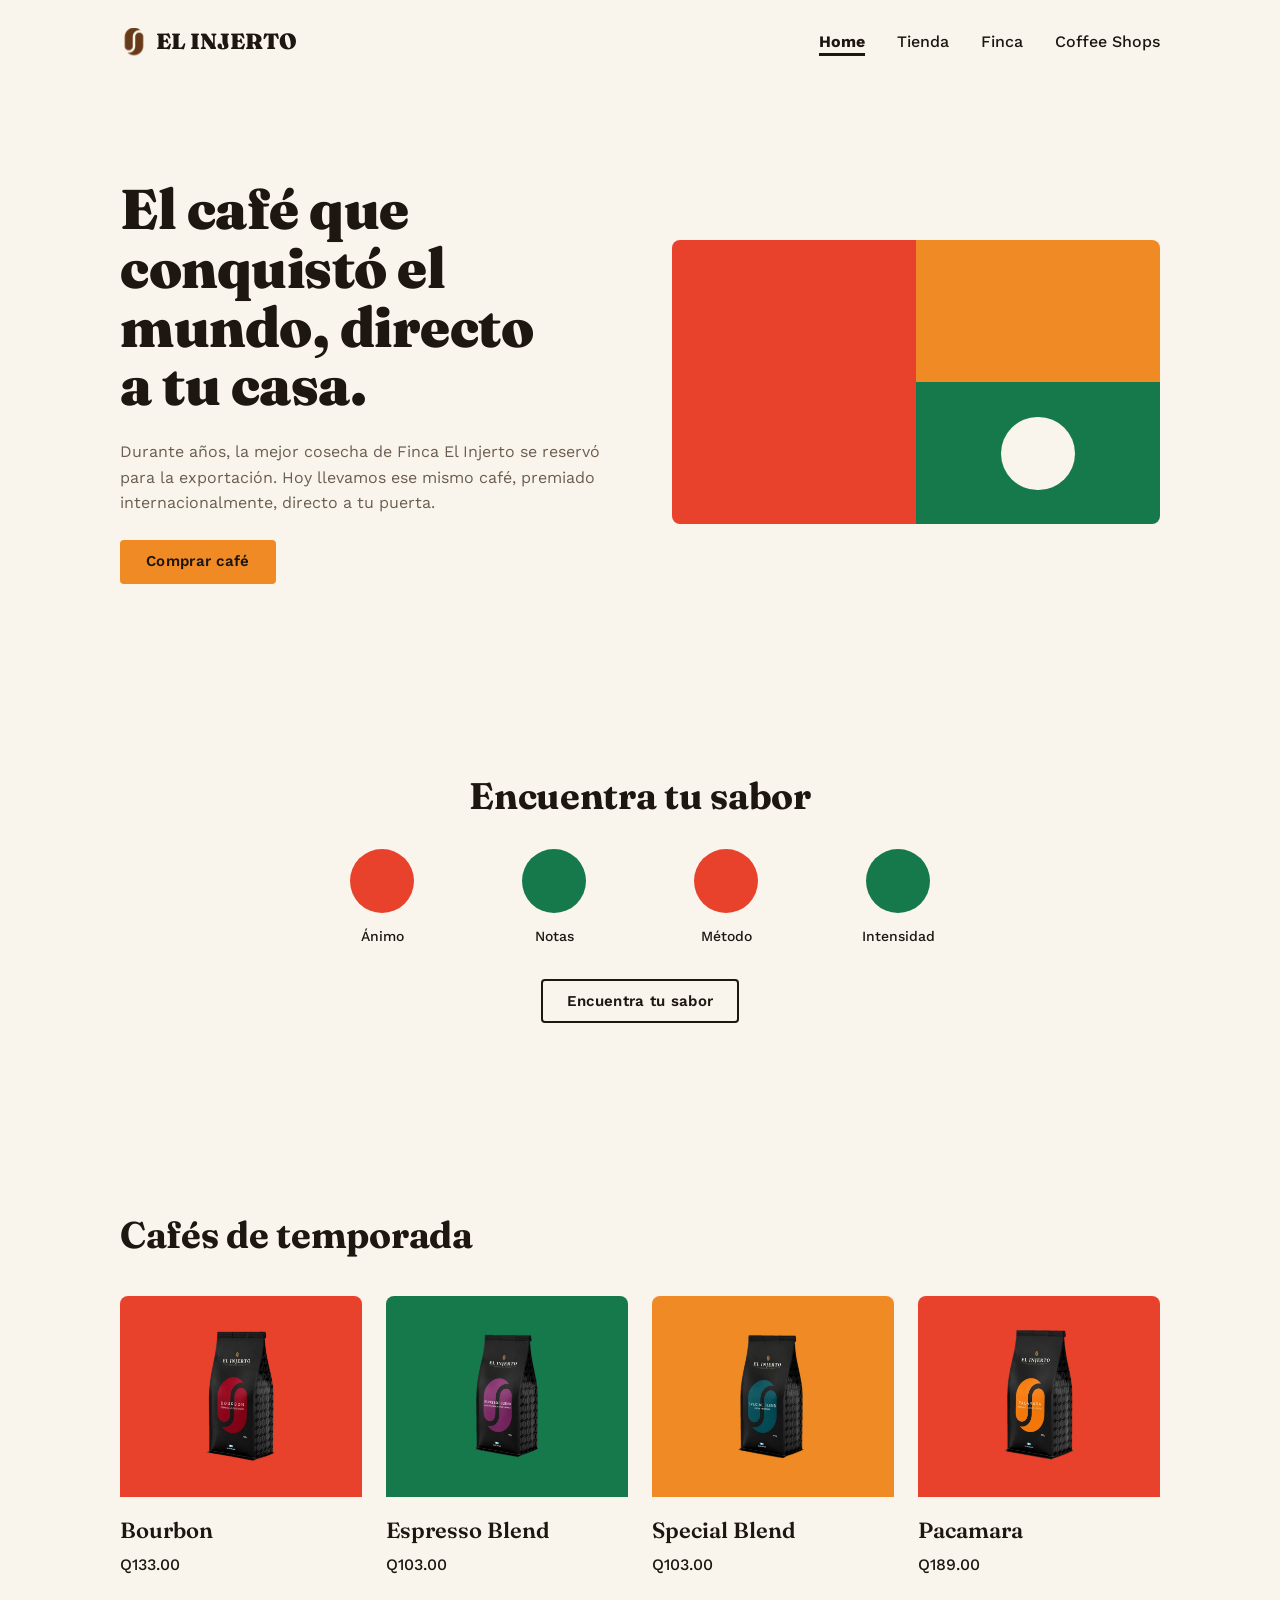
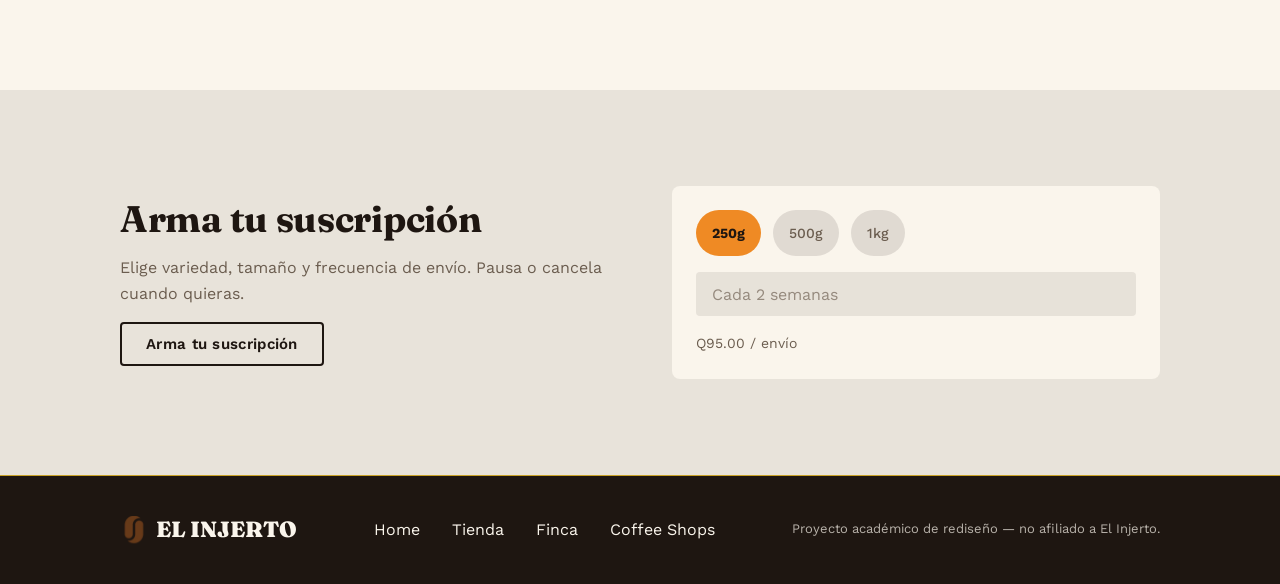
<file: index.html>
<!DOCTYPE html>
<html lang="es">
<head>
  <meta charset="UTF-8">
  <meta name="viewport" content="width=device-width, initial-scale=1.0">
  <title>El Injerto — Café de finca, directo a tu casa</title>
  <meta name="description" content="Café premiado de Finca El Injerto, directo desde Guatemala a tu casa. Descubre la tienda, la finca y nuestros coffee shops.">
  <link rel="preconnect" href="https://fonts.googleapis.com">
  <link rel="preconnect" href="https://fonts.gstatic.com" crossorigin>
  <link href="https://fonts.googleapis.com/css2?family=Fraunces:ital,opsz,wght@0,9..144,600;0,9..144,700;0,9..144,900&family=Work+Sans:wght@400;500;600&display=swap" rel="stylesheet">
  <link rel="stylesheet" href="css/variables.css">
  <link rel="stylesheet" href="css/base.css">
  <link rel="stylesheet" href="css/layout.css">
  <link rel="stylesheet" href="css/components.css">
</head>
<body>
  <a class="sr-only" href="#main">Saltar al contenido principal</a>

  <header class="site-header">
    <div class="site-header__row">
      <a href="index.html" class="site-header__logo">
        <img src="assets/img/logo.svg" alt="" class="site-header__logo-icon" width="28" height="28">
        EL INJERTO
      </a>
      <button type="button" class="site-header__toggle" id="nav-toggle" aria-expanded="false" aria-controls="site-nav">
        <span class="sr-only">Abrir menú</span>
        <svg width="24" height="24" viewBox="0 0 24 24" fill="none" aria-hidden="true" focusable="false">
          <path d="M3 6H21" stroke="currentColor" stroke-width="2" stroke-linecap="round"/>
          <path d="M3 12H21" stroke="currentColor" stroke-width="2" stroke-linecap="round"/>
          <path d="M3 18H21" stroke="currentColor" stroke-width="2" stroke-linecap="round"/>
        </svg>
      </button>
    </div>
    <nav class="site-header__nav" id="site-nav" hidden aria-label="Principal">
      <ul class="site-header__nav-list">
        <li><a href="index.html" aria-current="page">Home</a></li>
        <li><a href="tienda.html">Tienda</a></li>
        <li><a href="finca.html">Finca</a></li>
        <li><a href="coffee-shops.html">Coffee Shops</a></li>
      </ul>
    </nav>
  </header>

  <main id="main">
    <!-- Hero -->
    <section class="section">
      <div class="container">
        <div class="split">
          <div class="stack stack--md">
            <h1>El café que conquistó el mundo, directo a tu casa.</h1>
            <p>Durante años, la mejor cosecha de Finca El Injerto se reservó para la exportación. Hoy llevamos ese mismo café, premiado internacionalmente, directo a tu puerta.</p>
            <a href="tienda.html" class="btn btn--primary">Comprar café</a>
          </div>
          <div class="hero-photos" aria-hidden="true">
            <div class="hero-photos__block hero-photos__block--cherry"></div>
            <div class="hero-photos__stack">
              <div class="hero-photos__block hero-photos__block--terracotta"></div>
              <div class="hero-photos__block hero-photos__block--pine">
                <span class="hero-photos__accent"></span>
              </div>
            </div>
          </div>
        </div>
      </div>
    </section>

    <!-- Encuentra tu sabor -->
    <section class="section">
      <div class="container">
        <div class="stack stack--lg stack--center">
          <h2>Encuentra tu sabor</h2>
          <ul class="steps-grid">
            <li class="flavor-step">
              <span class="flavor-step__icon flavor-step__icon--cherry" aria-hidden="true"></span>
              <span class="flavor-step__label">Ánimo</span>
            </li>
            <li class="flavor-step">
              <span class="flavor-step__icon flavor-step__icon--pine" aria-hidden="true"></span>
              <span class="flavor-step__label">Notas</span>
            </li>
            <li class="flavor-step">
              <span class="flavor-step__icon flavor-step__icon--cherry" aria-hidden="true"></span>
              <span class="flavor-step__label">Método</span>
            </li>
            <li class="flavor-step">
              <span class="flavor-step__icon flavor-step__icon--pine" aria-hidden="true"></span>
              <span class="flavor-step__label">Intensidad</span>
            </li>
          </ul>
          <a href="tienda.html" class="btn btn--secondary">Encuentra tu sabor</a>
        </div>
      </div>
    </section>

    <!-- Cafés de temporada -->
    <section class="section">
      <div class="container">
        <div class="stack stack--xl">
          <h2>Cafés de temporada</h2>
          <ul class="product-grid">
            <li class="product-card">
              <div class="product-card__image product-card__image--cherry">
                <img class="product-card__img product-card__img--bag" src="assets/img/productos/cafe-bourbon.webp" alt="Bolsa de café Bourbon de El Injerto" width="600" height="600" loading="lazy" decoding="async">
              </div>
              <div class="product-card__body">
                <p class="product-card__name"><a class="product-card__link" href="tienda.html">Bourbon</a></p>
                <p class="product-card__price">Q133.00</p>
              </div>
            </li>
            <li class="product-card">
              <div class="product-card__image product-card__image--pine">
                <img class="product-card__img product-card__img--bag" src="assets/img/productos/cafe-espresso-blend.webp" alt="Bolsa de café Espresso Blend de El Injerto" width="600" height="600" loading="lazy" decoding="async">
              </div>
              <div class="product-card__body">
                <p class="product-card__name"><a class="product-card__link" href="tienda.html">Espresso Blend</a></p>
                <p class="product-card__price">Q103.00</p>
              </div>
            </li>
            <li class="product-card">
              <div class="product-card__image product-card__image--terracotta">
                <img class="product-card__img product-card__img--bag" src="assets/img/productos/cafe-special-blend.webp" alt="Bolsa de café Special Blend de El Injerto" width="600" height="600" loading="lazy" decoding="async">
              </div>
              <div class="product-card__body">
                <p class="product-card__name"><a class="product-card__link" href="tienda.html">Special Blend</a></p>
                <p class="product-card__price">Q103.00</p>
              </div>
            </li>
            <li class="product-card">
              <div class="product-card__image product-card__image--cherry">
                <img class="product-card__img product-card__img--bag" src="assets/img/productos/cafe-pacamara.webp" alt="Bolsa de café Pacamara de El Injerto" width="600" height="600" loading="lazy" decoding="async">
              </div>
              <div class="product-card__body">
                <p class="product-card__name"><a class="product-card__link" href="tienda.html">Pacamara</a></p>
                <p class="product-card__price">Q189.00</p>
              </div>
            </li>
          </ul>
        </div>
      </div>
    </section>

    <!-- Arma tu suscripción (teaser) -->
    <section class="section section--tinted">
      <div class="container">
        <div class="split">
          <div class="stack stack--sm">
            <h2>Arma tu suscripción</h2>
            <p>Elige variedad, tamaño y frecuencia de envío. Pausa o cancela cuando quieras.</p>
            <a href="tienda.html" class="btn btn--secondary">Arma tu suscripción</a>
          </div>
          <div class="subscription-panel">
            <div class="subscription-panel__chips" role="group" aria-label="Tamaño (vista previa)">
              <span class="chip chip--selected">250g</span>
              <span class="chip">500g</span>
              <span class="chip">1kg</span>
            </div>
            <label class="sr-only" for="subscription-frequency">Frecuencia de envío</label>
            <select id="subscription-frequency" class="subscription-panel__select" disabled>
              <option>Cada 2 semanas</option>
            </select>
            <p class="subscription-panel__price">Q95.00 / envío</p>
          </div>
        </div>
      </div>
    </section>
  </main>

  <footer class="site-footer">
    <div class="site-footer__inner">
      <a href="index.html" class="site-header__logo">
        <img src="assets/img/logo.svg" alt="" class="site-header__logo-icon" width="28" height="28">
        EL INJERTO
      </a>
      <nav aria-label="Pie de página">
        <ul class="site-footer__nav-list">
          <li><a href="index.html">Home</a></li>
          <li><a href="tienda.html">Tienda</a></li>
          <li><a href="finca.html">Finca</a></li>
          <li><a href="coffee-shops.html">Coffee Shops</a></li>
        </ul>
      </nav>
      <p class="site-footer__disclaimer">Proyecto académico de rediseño — no afiliado a El Injerto.</p>
    </div>
  </footer>
  <script src="js/main.js" defer></script>
</body>
</html>
</file>
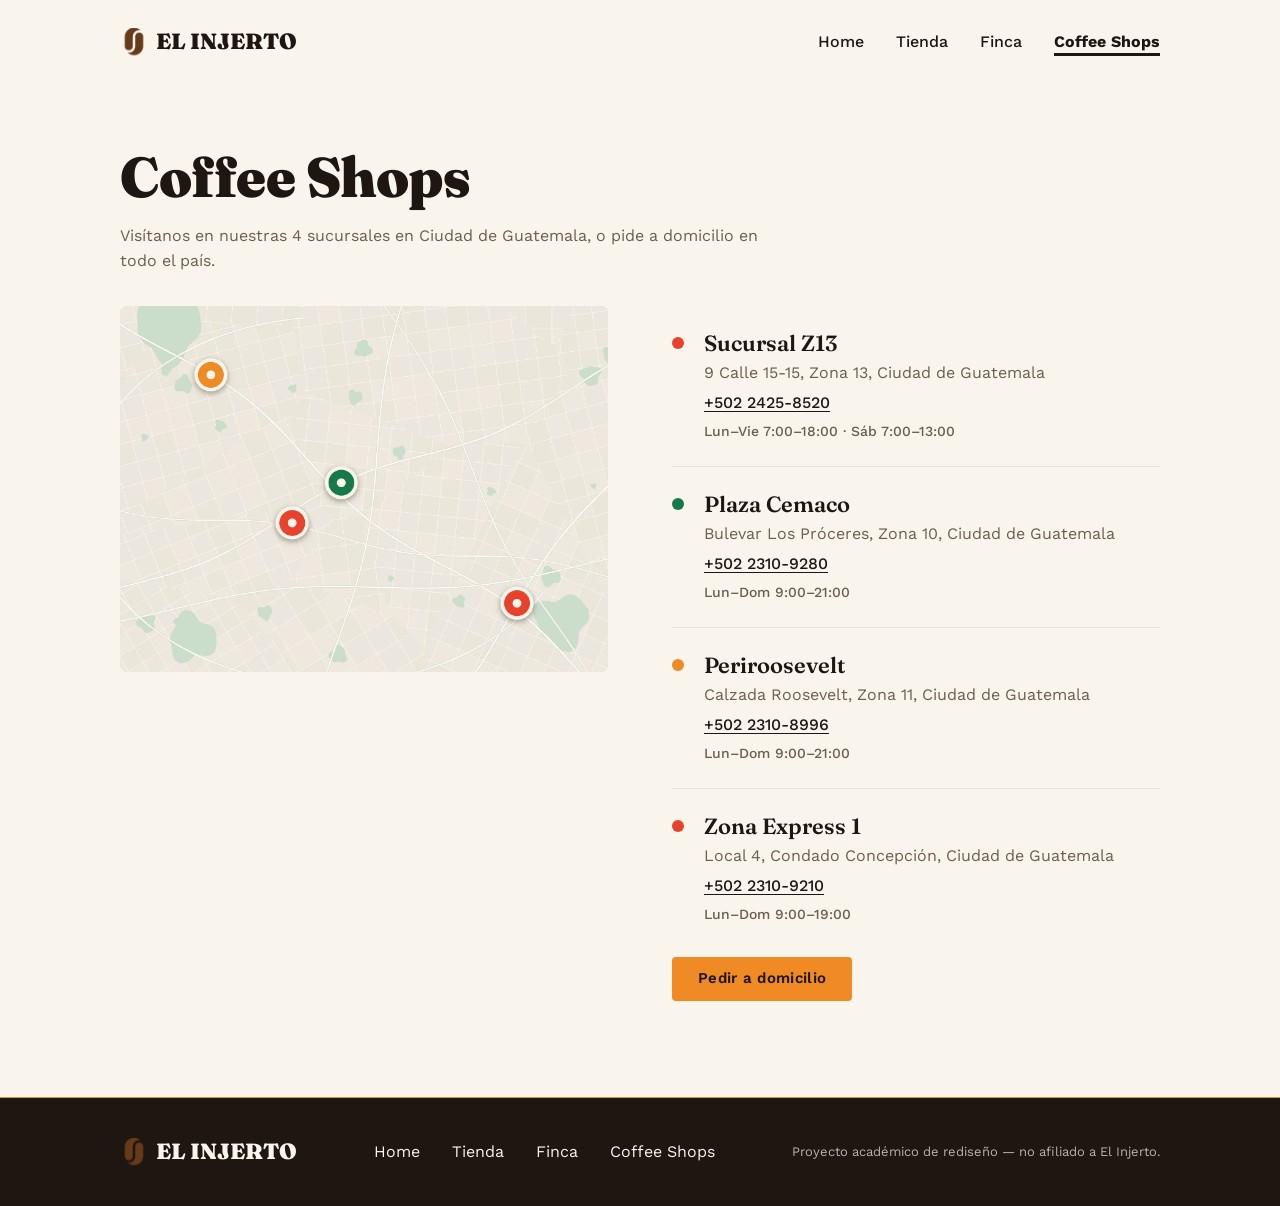
<file: coffee-shops.html>
<!DOCTYPE html>
<html lang="es">
<head>
  <meta charset="UTF-8">
  <meta name="viewport" content="width=device-width, initial-scale=1.0">
  <title>Coffee Shops — El Injerto</title>
  <meta name="description" content="Visita las 4 sucursales de El Injerto en Ciudad de Guatemala, o pide a domicilio en todo el país.">
  <link rel="preconnect" href="https://fonts.googleapis.com">
  <link rel="preconnect" href="https://fonts.gstatic.com" crossorigin>
  <link href="https://fonts.googleapis.com/css2?family=Fraunces:ital,opsz,wght@0,9..144,600;0,9..144,700;0,9..144,900&family=Work+Sans:wght@400;500;600&display=swap" rel="stylesheet">
  <link rel="stylesheet" href="css/variables.css">
  <link rel="stylesheet" href="css/base.css">
  <link rel="stylesheet" href="css/layout.css">
  <link rel="stylesheet" href="css/components.css">
</head>
<body>
  <a class="sr-only" href="#main">Saltar al contenido principal</a>

  <header class="site-header">
    <div class="site-header__row">
      <a href="index.html" class="site-header__logo">
        <img src="assets/img/logo.svg" alt="" class="site-header__logo-icon" width="28" height="28">
        EL INJERTO
      </a>
      <button type="button" class="site-header__toggle" id="nav-toggle" aria-expanded="false" aria-controls="site-nav">
        <span class="sr-only">Abrir menú</span>
        <svg width="24" height="24" viewBox="0 0 24 24" fill="none" aria-hidden="true" focusable="false">
          <path d="M3 6H21" stroke="currentColor" stroke-width="2" stroke-linecap="round"/>
          <path d="M3 12H21" stroke="currentColor" stroke-width="2" stroke-linecap="round"/>
          <path d="M3 18H21" stroke="currentColor" stroke-width="2" stroke-linecap="round"/>
        </svg>
      </button>
    </div>
    <nav class="site-header__nav" id="site-nav" hidden aria-label="Principal">
      <ul class="site-header__nav-list">
        <li><a href="index.html">Home</a></li>
        <li><a href="tienda.html">Tienda</a></li>
        <li><a href="finca.html">Finca</a></li>
        <li><a href="coffee-shops.html" aria-current="page">Coffee Shops</a></li>
      </ul>
    </nav>
  </header>

  <main id="main">
    <!-- Cabecera de página -->
    <section class="page-header">
      <div class="container">
        <div class="stack stack--sm">
          <h1>Coffee Shops</h1>
          <p>Visítanos en nuestras 4 sucursales en Ciudad de Guatemala, o pide a domicilio en todo el país.</p>
        </div>
      </div>
    </section>

    <!-- Mapa + lista de sucursales -->
    <div class="container section-bottom">
      <div class="split">
        <!-- Mapa ilustrativo: 5 imágenes apiladas (general + una por sucursal). Sin JS
             solo se ve el mapa general; main.js (initShopMap) activa la de la sucursal
             elegida. Las inactivas llevan aria-hidden para que el lector de pantalla
             solo lea el mapa visible. -->
        <div class="shop-map" id="shop-map">
          <img class="shop-map__img is-active" data-map="general" src="assets/img/mapas/mapa-general.webp" width="1600" height="1200" alt="Mapa ilustrativo de Ciudad de Guatemala con la ubicación de las 4 sucursales de El Injerto.">
          <img class="shop-map__img" data-map="z13" src="assets/img/mapas/mapa-z13.webp" width="1600" height="1200" alt="Mapa ilustrativo con la ubicación de la Sucursal Z13, en la Zona 13." aria-hidden="true" loading="lazy">
          <img class="shop-map__img" data-map="plaza-cemaco" src="assets/img/mapas/mapa-plaza-cemaco.webp" width="1600" height="1200" alt="Mapa ilustrativo con la ubicación de Plaza Cemaco, en la Zona 10." aria-hidden="true" loading="lazy">
          <img class="shop-map__img" data-map="periroosevelt" src="assets/img/mapas/mapa-periroosevelt.webp" width="1600" height="1200" alt="Mapa ilustrativo con la ubicación de Periroosevelt, en la Calzada Roosevelt." aria-hidden="true" loading="lazy">
          <img class="shop-map__img" data-map="zona-express-1" src="assets/img/mapas/mapa-zona-express-1.webp" width="1600" height="1200" alt="Mapa ilustrativo con la ubicación de Zona Express 1, en Condado Concepción." aria-hidden="true" loading="lazy">
        </div>
        <div class="stack stack--lg">
          <ul class="shop-list">
            <li class="shop-list__row" data-map="z13">
              <span class="shop-list__chip shop-list__chip--cherry" aria-hidden="true"></span>
              <div class="shop-list__text">
                <h2 class="h4">Sucursal Z13</h2>
                <p>9 Calle 15-15, Zona 13, Ciudad de Guatemala</p>
                <a class="shop-list__phone" href="tel:+50224258520">+502 2425-8520</a>
                <p class="shop-list__hours">Lun–Vie 7:00–18:00 · Sáb 7:00–13:00</p>
              </div>
            </li>
            <li class="shop-list__row" data-map="plaza-cemaco">
              <span class="shop-list__chip shop-list__chip--pine" aria-hidden="true"></span>
              <div class="shop-list__text">
                <h2 class="h4">Plaza Cemaco</h2>
                <p>Bulevar Los Próceres, Zona 10, Ciudad de Guatemala</p>
                <a class="shop-list__phone" href="tel:+50223109280">+502 2310-9280</a>
                <p class="shop-list__hours">Lun–Dom 9:00–21:00</p>
              </div>
            </li>
            <li class="shop-list__row" data-map="periroosevelt">
              <span class="shop-list__chip shop-list__chip--terracotta" aria-hidden="true"></span>
              <div class="shop-list__text">
                <h2 class="h4">Periroosevelt</h2>
                <p>Calzada Roosevelt, Zona 11, Ciudad de Guatemala</p>
                <a class="shop-list__phone" href="tel:+50223108996">+502 2310-8996</a>
                <p class="shop-list__hours">Lun–Dom 9:00–21:00</p>
              </div>
            </li>
            <li class="shop-list__row" data-map="zona-express-1">
              <span class="shop-list__chip shop-list__chip--cherry" aria-hidden="true"></span>
              <div class="shop-list__text">
                <h2 class="h4">Zona Express 1</h2>
                <p>Local 4, Condado Concepción, Ciudad de Guatemala</p>
                <a class="shop-list__phone" href="tel:+50223109210">+502 2310-9210</a>
                <p class="shop-list__hours">Lun–Dom 9:00–19:00</p>
              </div>
            </li>
          </ul>
          <a href="tienda.html" class="btn btn--primary">Pedir a domicilio</a>
        </div>
      </div>
    </div>
  </main>

  <footer class="site-footer">
    <div class="site-footer__inner">
      <a href="index.html" class="site-header__logo">
        <img src="assets/img/logo.svg" alt="" class="site-header__logo-icon" width="28" height="28">
        EL INJERTO
      </a>
      <nav aria-label="Pie de página">
        <ul class="site-footer__nav-list">
          <li><a href="index.html">Home</a></li>
          <li><a href="tienda.html">Tienda</a></li>
          <li><a href="finca.html">Finca</a></li>
          <li><a href="coffee-shops.html">Coffee Shops</a></li>
        </ul>
      </nav>
      <p class="site-footer__disclaimer">Proyecto académico de rediseño — no afiliado a El Injerto.</p>
    </div>
  </footer>
  <script src="js/main.js" defer></script>
</body>
</html>
</file>
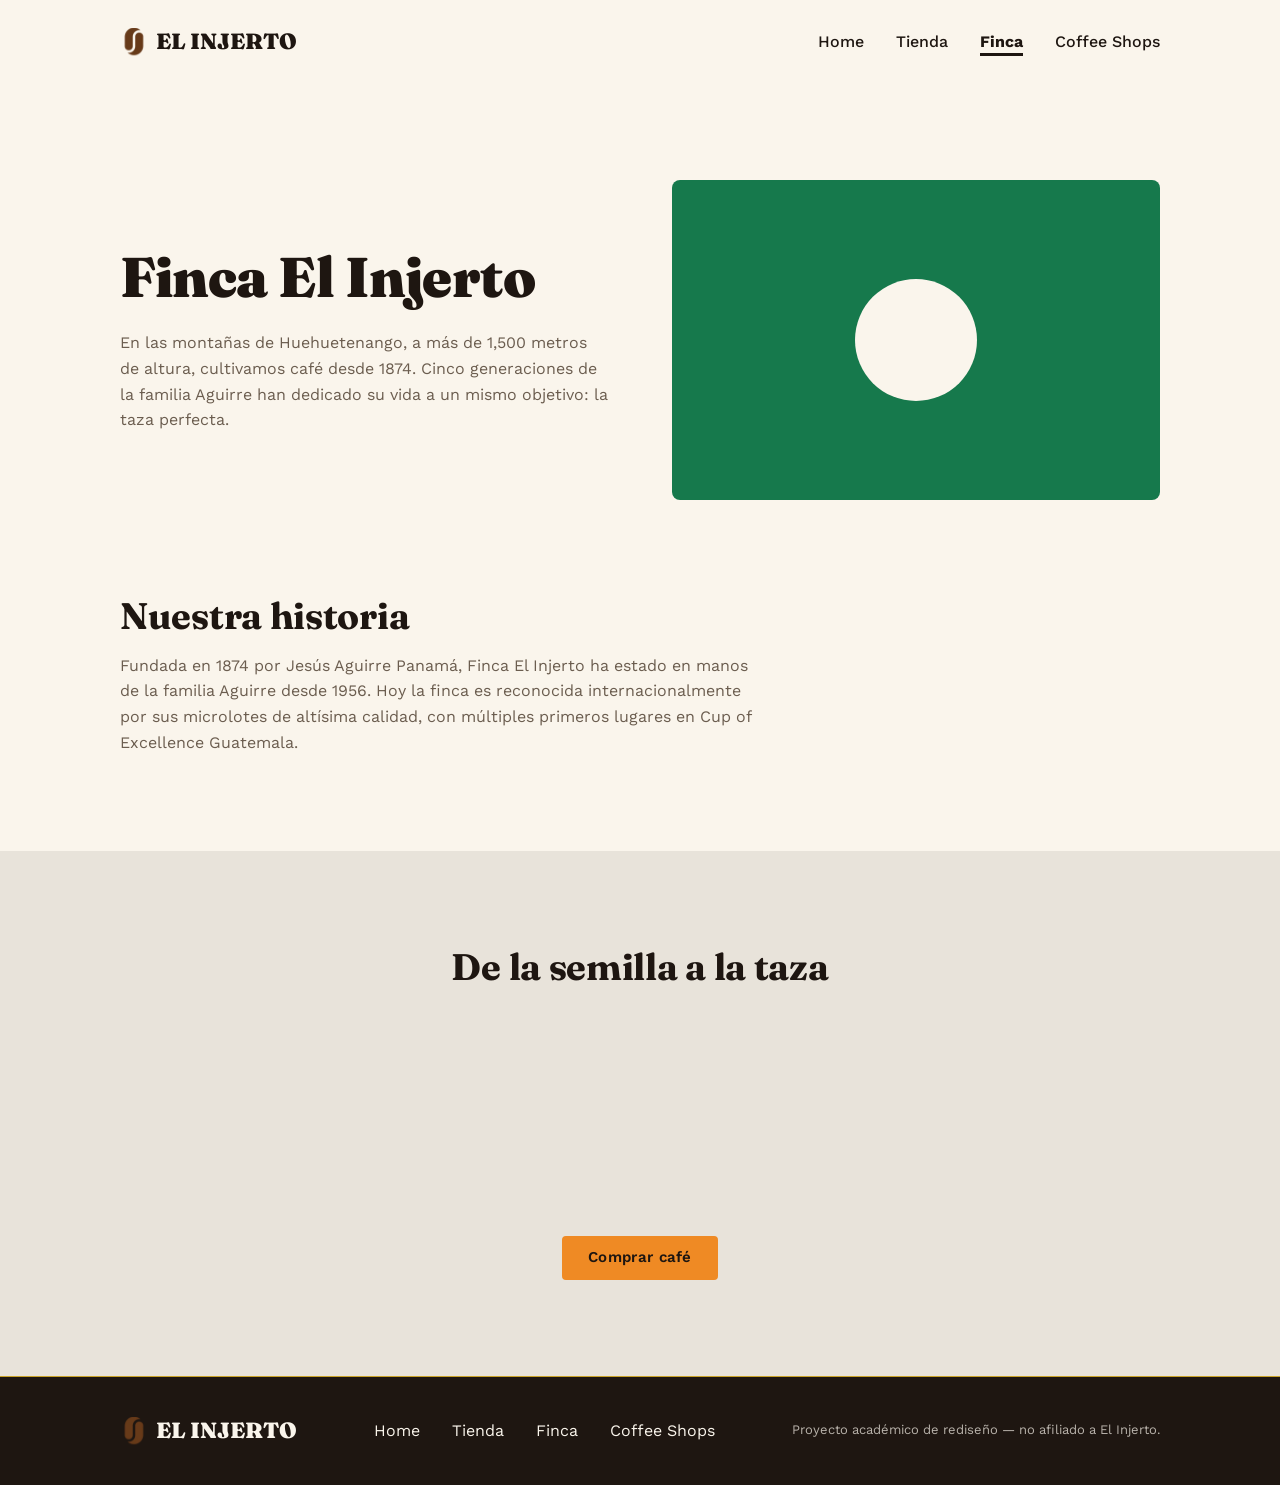
<file: finca.html>
<!DOCTYPE html>
<html lang="es">
<head>
  <meta charset="UTF-8">
  <meta name="viewport" content="width=device-width, initial-scale=1.0">
  <title>Finca — El Injerto</title>
  <meta name="description" content="Finca El Injerto: cinco generaciones de la familia Aguirre cultivando café premiado en Huehuetenango, Guatemala, desde 1874.">
  <link rel="preconnect" href="https://fonts.googleapis.com">
  <link rel="preconnect" href="https://fonts.gstatic.com" crossorigin>
  <link href="https://fonts.googleapis.com/css2?family=Fraunces:ital,opsz,wght@0,9..144,600;0,9..144,700;0,9..144,900&family=Work+Sans:wght@400;500;600&display=swap" rel="stylesheet">
  <link rel="stylesheet" href="css/variables.css">
  <link rel="stylesheet" href="css/base.css">
  <link rel="stylesheet" href="css/layout.css">
  <link rel="stylesheet" href="css/components.css">
</head>
<body>
  <a class="sr-only" href="#main">Saltar al contenido principal</a>

  <header class="site-header">
    <div class="site-header__row">
      <a href="index.html" class="site-header__logo">
        <img src="assets/img/logo.svg" alt="" class="site-header__logo-icon" width="28" height="28">
        EL INJERTO
      </a>
      <button type="button" class="site-header__toggle" id="nav-toggle" aria-expanded="false" aria-controls="site-nav">
        <span class="sr-only">Abrir menú</span>
        <svg width="24" height="24" viewBox="0 0 24 24" fill="none" aria-hidden="true" focusable="false">
          <path d="M3 6H21" stroke="currentColor" stroke-width="2" stroke-linecap="round"/>
          <path d="M3 12H21" stroke="currentColor" stroke-width="2" stroke-linecap="round"/>
          <path d="M3 18H21" stroke="currentColor" stroke-width="2" stroke-linecap="round"/>
        </svg>
      </button>
    </div>
    <nav class="site-header__nav" id="site-nav" hidden aria-label="Principal">
      <ul class="site-header__nav-list">
        <li><a href="index.html">Home</a></li>
        <li><a href="tienda.html">Tienda</a></li>
        <li><a href="finca.html" aria-current="page">Finca</a></li>
        <li><a href="coffee-shops.html">Coffee Shops</a></li>
      </ul>
    </nav>
  </header>

  <main id="main">
    <!-- Hero -->
    <section class="section">
      <div class="container">
        <div class="split">
          <div class="stack stack--md">
            <h1>Finca El Injerto</h1>
            <p>En las montañas de Huehuetenango, a más de 1,500 metros de altura, cultivamos café desde 1874. Cinco generaciones de la familia Aguirre han dedicado su vida a un mismo objetivo: la taza perfecta.</p>
          </div>
          <div class="finca-photo" aria-hidden="true">
            <span class="finca-photo__accent"></span>
          </div>
        </div>
      </div>
    </section>

    <!-- Nuestra historia -->
    <section class="section section--flush-top">
      <div class="container">
        <div class="stack stack--sm">
          <h2>Nuestra historia</h2>
          <p>Fundada en 1874 por Jesús Aguirre Panamá, Finca El Injerto ha estado en manos de la familia Aguirre desde 1956. Hoy la finca es reconocida internacionalmente por sus microlotes de altísima calidad, con múltiples primeros lugares en Cup of Excellence Guatemala.</p>
        </div>
      </div>
    </section>

    <!-- Procesos -->
    <section class="section section--tinted">
      <div class="container">
        <div class="stack stack--lg stack--center">
          <h2>De la semilla a la taza</h2>
          <div class="proceso" role="list">
            <div class="proceso-step" role="listitem">
              <span class="proceso-step__number">1</span>
              <span class="proceso-step__label">Cultivo</span>
              <p class="proceso-step__caption">Variedades de altura seleccionadas por parcela y microclima.</p>
            </div>
            <div class="proceso-connector" aria-hidden="true"></div>
            <div class="proceso-step" role="listitem">
              <span class="proceso-step__number">2</span>
              <span class="proceso-step__label">Cosecha</span>
              <p class="proceso-step__caption">Recolección manual, solo cerezas maduras.</p>
            </div>
            <div class="proceso-connector" aria-hidden="true"></div>
            <div class="proceso-step" role="listitem">
              <span class="proceso-step__number">3</span>
              <span class="proceso-step__label">Beneficio</span>
              <p class="proceso-step__caption">Lavado y fermentación controlada para resaltar cada perfil.</p>
            </div>
            <div class="proceso-connector" aria-hidden="true"></div>
            <div class="proceso-step" role="listitem">
              <span class="proceso-step__number">4</span>
              <span class="proceso-step__label">Tueste</span>
              <p class="proceso-step__caption">Perfiles de tueste propios para cada lote.</p>
            </div>
          </div>
          <a href="tienda.html" class="btn btn--primary">Comprar café</a>
        </div>
      </div>
    </section>
  </main>

  <footer class="site-footer">
    <div class="site-footer__inner">
      <a href="index.html" class="site-header__logo">
        <img src="assets/img/logo.svg" alt="" class="site-header__logo-icon" width="28" height="28">
        EL INJERTO
      </a>
      <nav aria-label="Pie de página">
        <ul class="site-footer__nav-list">
          <li><a href="index.html">Home</a></li>
          <li><a href="tienda.html">Tienda</a></li>
          <li><a href="finca.html">Finca</a></li>
          <li><a href="coffee-shops.html">Coffee Shops</a></li>
        </ul>
      </nav>
      <p class="site-footer__disclaimer">Proyecto académico de rediseño — no afiliado a El Injerto.</p>
    </div>
  </footer>
  <script src="js/main.js" defer></script>
</body>
</html>
</file>
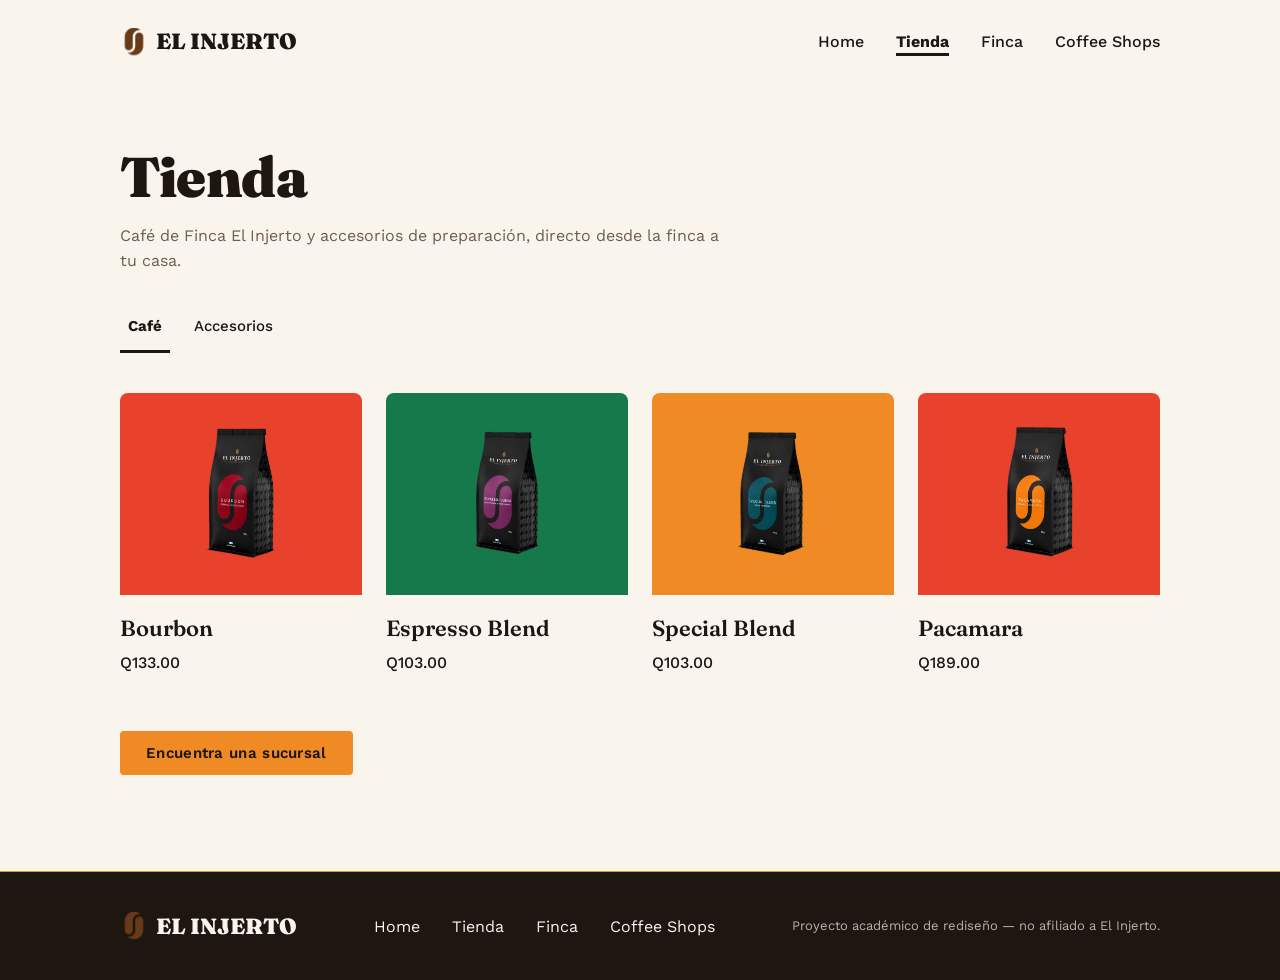
<file: tienda.html>
<!DOCTYPE html>
<html lang="es">
<head>
  <meta charset="UTF-8">
  <meta name="viewport" content="width=device-width, initial-scale=1.0">
  <title>Tienda — El Injerto</title>
  <meta name="description" content="Café de Finca El Injerto y accesorios de preparación, directo desde la finca a tu casa.">
  <link rel="preconnect" href="https://fonts.googleapis.com">
  <link rel="preconnect" href="https://fonts.gstatic.com" crossorigin>
  <link href="https://fonts.googleapis.com/css2?family=Fraunces:ital,opsz,wght@0,9..144,600;0,9..144,700;0,9..144,900&family=Work+Sans:wght@400;500;600&display=swap" rel="stylesheet">
  <link rel="stylesheet" href="css/variables.css">
  <link rel="stylesheet" href="css/base.css">
  <link rel="stylesheet" href="css/layout.css">
  <link rel="stylesheet" href="css/components.css">
  <noscript>
    <!-- Sin JavaScript las tabs no pueden cambiar de panel: se ocultan y se ven
         las dos listas, una tras otra (TIE-A1). -->
    <style>.category-tabs-row { display: none; }</style>
  </noscript>
</head>
<body>
  <a class="sr-only" href="#main">Saltar al contenido principal</a>

  <header class="site-header">
    <div class="site-header__row">
      <a href="index.html" class="site-header__logo">
        <img src="assets/img/logo.svg" alt="" class="site-header__logo-icon" width="28" height="28">
        EL INJERTO
      </a>
      <button type="button" class="site-header__toggle" id="nav-toggle" aria-expanded="false" aria-controls="site-nav">
        <span class="sr-only">Abrir menú</span>
        <svg width="24" height="24" viewBox="0 0 24 24" fill="none" aria-hidden="true" focusable="false">
          <path d="M3 6H21" stroke="currentColor" stroke-width="2" stroke-linecap="round"/>
          <path d="M3 12H21" stroke="currentColor" stroke-width="2" stroke-linecap="round"/>
          <path d="M3 18H21" stroke="currentColor" stroke-width="2" stroke-linecap="round"/>
        </svg>
      </button>
    </div>
    <nav class="site-header__nav" id="site-nav" hidden aria-label="Principal">
      <ul class="site-header__nav-list">
        <li><a href="index.html">Home</a></li>
        <li><a href="tienda.html" aria-current="page">Tienda</a></li>
        <li><a href="finca.html">Finca</a></li>
        <li><a href="coffee-shops.html">Coffee Shops</a></li>
      </ul>
    </nav>
  </header>

  <main id="main">
    <!-- Cabecera de página -->
    <section class="page-header">
      <div class="container">
        <div class="stack stack--sm">
          <h1>Tienda</h1>
          <p>Café de Finca El Injerto y accesorios de preparación, directo desde la finca a tu casa.</p>
        </div>
      </div>
    </section>

    <!-- Category Tabs -->
    <div class="container category-tabs-row">
      <div class="tablist" role="tablist" aria-label="Categoría de producto">
        <button type="button" role="tab" id="tab-cafe" class="tab" aria-selected="true" aria-controls="panel-cafe" tabindex="0">Café</button>
        <button type="button" role="tab" id="tab-merch" class="tab" aria-selected="false" aria-controls="panel-merch" tabindex="-1">Accesorios</button>
      </div>
    </div>

    <!-- Paneles de producto -->
    <div class="container section-bottom stack stack--xl">
      <div role="tabpanel" id="panel-cafe" class="tabpanel" aria-labelledby="tab-cafe" tabindex="0">
        <ul class="product-grid">
          <li class="product-card">
            <div class="product-card__image product-card__image--cherry">
              <img class="product-card__img product-card__img--bag" src="assets/img/productos/cafe-bourbon.webp" alt="Bolsa de café Bourbon de El Injerto" width="600" height="600" decoding="async">
            </div>
            <div class="product-card__body">
              <p class="product-card__name">Bourbon</p>
              <p class="product-card__price">Q133.00</p>
            </div>
          </li>
          <li class="product-card">
            <div class="product-card__image product-card__image--pine">
              <img class="product-card__img product-card__img--bag" src="assets/img/productos/cafe-espresso-blend.webp" alt="Bolsa de café Espresso Blend de El Injerto" width="600" height="600" decoding="async">
            </div>
            <div class="product-card__body">
              <p class="product-card__name">Espresso Blend</p>
              <p class="product-card__price">Q103.00</p>
            </div>
          </li>
          <li class="product-card">
            <div class="product-card__image product-card__image--terracotta">
              <img class="product-card__img product-card__img--bag" src="assets/img/productos/cafe-special-blend.webp" alt="Bolsa de café Special Blend de El Injerto" width="600" height="600" decoding="async">
            </div>
            <div class="product-card__body">
              <p class="product-card__name">Special Blend</p>
              <p class="product-card__price">Q103.00</p>
            </div>
          </li>
          <li class="product-card">
            <div class="product-card__image product-card__image--cherry">
              <img class="product-card__img product-card__img--bag" src="assets/img/productos/cafe-pacamara.webp" alt="Bolsa de café Pacamara de El Injerto" width="600" height="600" decoding="async">
            </div>
            <div class="product-card__body">
              <p class="product-card__name">Pacamara</p>
              <p class="product-card__price">Q189.00</p>
            </div>
          </li>
        </ul>
      </div>
      <div role="tabpanel" id="panel-merch" class="tabpanel" aria-labelledby="tab-merch" tabindex="0">
        <ul class="product-grid">
          <li class="product-card">
            <div class="product-card__image product-card__image--terracotta">
              <img class="product-card__img" src="assets/img/productos/accesorio-gorra.webp" alt="Gorras El Injerto en beige y marrón" width="600" height="600" loading="lazy" decoding="async">
            </div>
            <div class="product-card__body">
              <p class="product-card__name">Gorra El Injerto</p>
              <p class="product-card__price">Q184.00</p>
            </div>
          </li>
          <li class="product-card">
            <div class="product-card__image product-card__image--pine">
              <img class="product-card__img" src="assets/img/productos/accesorio-taza.webp" alt="Taza de cerámica negra con el logo de El Injerto" width="600" height="600" loading="lazy" decoding="async">
            </div>
            <div class="product-card__body">
              <p class="product-card__name">Taza El Injerto</p>
              <p class="product-card__price">Q199.00</p>
            </div>
          </li>
          <li class="product-card">
            <div class="product-card__image product-card__image--cherry">
              <img class="product-card__img" src="assets/img/productos/accesorio-v60.webp" alt="Dripper Hario V60 transparente" width="600" height="600" loading="lazy" decoding="async">
            </div>
            <div class="product-card__body">
              <p class="product-card__name">Hario V60 Suiren</p>
              <p class="product-card__price">Q379.00</p>
            </div>
          </li>
          <li class="product-card">
            <div class="product-card__image product-card__image--terracotta">
              <img class="product-card__img" src="assets/img/productos/accesorio-hervidor.webp" alt="Hervidor eléctrico Hario de cuello de cisne con pantalla de temperatura" width="600" height="600" loading="lazy" decoding="async">
            </div>
            <div class="product-card__body">
              <p class="product-card__name">Hario V60 Buono</p>
              <p class="product-card__price">Q2,900.00</p>
            </div>
          </li>
        </ul>
      </div>
      <a href="coffee-shops.html" class="btn btn--primary">Encuentra una sucursal</a>
    </div>
  </main>

  <footer class="site-footer">
    <div class="site-footer__inner">
      <a href="index.html" class="site-header__logo">
        <img src="assets/img/logo.svg" alt="" class="site-header__logo-icon" width="28" height="28">
        EL INJERTO
      </a>
      <nav aria-label="Pie de página">
        <ul class="site-footer__nav-list">
          <li><a href="index.html">Home</a></li>
          <li><a href="tienda.html">Tienda</a></li>
          <li><a href="finca.html">Finca</a></li>
          <li><a href="coffee-shops.html">Coffee Shops</a></li>
        </ul>
      </nav>
      <p class="site-footer__disclaimer">Proyecto académico de rediseño — no afiliado a El Injerto.</p>
    </div>
  </footer>
  <script src="js/main.js" defer></script>
</body>
</html>
</file>
<file: css/variables.css>
/* ==========================================================================
   El Injerto — Design tokens
   ==========================================================================
   Fuente: colecciones de variables de Figma "El Injerto — Color" (fileKey
   C8CzTyhKqB1bXOBC3PZxYd) y estilos de texto "injerto/*", extraídos vía
   Figma Plugin API (getLocalVariableCollectionsAsync / getLocalTextStylesAsync)
   el 2026-09-28/29. Tabla de mapeo Figma ↔ CSS completa, con ratios de
   contraste WCAG calculados para cada par usado, en PLAN.md
   ("Fase 3 (previo a variables.css) — Auditoría de contraste WCAG").

   Figma no define variables numéricas (espaciado/radio/motion) — esa parte
   de este archivo se deriva de los valores usados de forma consistente en
   el build de Figma de la Fase 2 y se documenta aquí por primera vez.
   ========================================================================== */

:root {
  /* ---- Color — tokens nombrados por rol, no por apariencia ---- */
  --color-ink: #1e1611;              /* texto principal · fondos oscuros (footer, nav) */
  --color-surface: #faf5ec;          /* fondo claro por defecto · texto sobre ink */
  --color-block-cherry: #e8422c;     /* bloque decorativo saturado — nunca lleva texto encima */
  --color-block-terracotta: #ef8a24; /* fondo de botón Primary · chip seleccionado */
  --color-block-terracotta-hover: #ce771f;
  --color-block-terracotta-active: #bf6e1d;
  --color-block-pine: #16794c;       /* bloque decorativo saturado — nunca lleva texto encima */
  --color-accent-gold: #c9a227;      /* hairline/acento decorativo ÚNICAMENTE — nunca color de texto ni de fondo funcional */
  --color-text-secondary: #6b5d4f;   /* texto secundario sobre surface / ink-tint-8 */
  --color-disabled-fill: #e0dad2;    /* fondo de estado deshabilitado */
  --color-disabled-text: #979189;    /* solo para controles realmente :disabled (exentos de AA — WCAG 1.4.3). Texto informativo, aunque parezca inactivo (chips, precio), usa --color-text-secondary */
  --color-ink-tint-8: #e8e3da;       /* fondo de sección terciaria (p.ej. Procesos, Subscription teaser) */
  --color-ink-tint-16: #d7d1c9;      /* superficie de mayor contraste tonal (p.ej. placeholder de mapa) */

  /* ---- Tipografía ---- */
  --font-display: 'Fraunces', Georgia, 'Times New Roman', serif;
  --font-body: 'Work Sans', -apple-system, BlinkMacSystemFont, 'Segoe UI', sans-serif;

  --fw-regular: 400;
  --fw-medium: 500;
  --fw-semibold: 600;
  --fw-bold: 700;
  --fw-black: 900;

  /* Tamaños fluidos para h1/h2 (clamp entre el valor mobile y desktop usados
     en el hi-fi de Figma); el resto de tamaños son fijos por breakpoint. */
  --fs-h1: clamp(2rem, 1.3rem + 3.1vw, 3.5rem);   /* 32px → 56px */
  --fs-h2: clamp(1.625rem, 1.35rem + 1.2vw, 2.5rem); /* 26px → 40px */
  --fs-h3: clamp(1.1875rem, 1.05rem + 0.6vw, 1.5rem); /* 19px → 24px */
  --fs-h4: 1.375rem;    /* 22px — nombre de sucursal en Coffee Shops */
  --fs-body: 1rem;      /* 16px */
  --fs-body-sm: 0.9375rem; /* 15px — etiqueta de las tabs (ya no es el tamaño del párrafo móvil) */
  --fs-small: 0.875rem; /* 14px — injerto/small */
  --fs-caption: 0.8125rem; /* 13px — leyendas de Procesos */
  --fs-button: 0.9375rem; /* 15px — injerto/button-label */

  --lh-tight: 1.05;   /* h1 */
  --lh-snug: 1.1;     /* h2 */
  --lh-normal: 1.2;   /* h3, h4 */
  --lh-relaxed: 1.6;  /* body */
  --lh-button: 1;

  --ls-h1: -0.5px;
  --ls-h2: -0.3px;
  --ls-button: 0.3px;

  /* ---- Espaciado — escala de 4px, nombrada por múltiplo ---- */
  --space-1: 0.25rem;  /* 4px */
  --space-2: 0.5rem;   /* 8px */
  --space-3: 0.75rem;  /* 12px */
  --space-4: 1rem;     /* 16px */
  --space-5: 1.25rem;  /* 20px */
  --space-6: 1.5rem;   /* 24px */
  --space-8: 2rem;     /* 32px */
  --space-10: 2.5rem;  /* 40px */
  --space-12: 3rem;    /* 48px */
  --space-14: 3.5rem;  /* 56px */
  --space-16: 4rem;    /* 64px */
  --space-20: 5rem;    /* 80px */
  --space-24: 6rem;    /* 96px */
  --space-30: 7.5rem;  /* 120px — padding lateral desktop (≥1280px) */

  /* ---- Radio ---- */
  --radius-sm: 4px;
  --radius-md: 8px;
  --radius-lg: 12px;
  --radius-full: 999px; /* chips, pills */

  /* ---- Contorno ---- */
  --stroke-hairline: 1px solid var(--color-ink-tint-8);
  --stroke-gold: 1px solid var(--color-accent-gold);

  /* ---- Movimiento ---- */
  /* Duración y easing separados (no como un solo shorthand) para poder
     anular solo la duración bajo prefers-reduced-motion sin recurrir a la
     declaración de máxima prioridad que este proyecto prohíbe
     — ver base.css. */
  --duration-fast: 150ms;
  --duration-base: 200ms;
  --easing-standard: ease;
  --transition-fast: var(--duration-fast) var(--easing-standard);
  --transition-base: var(--duration-base) var(--easing-standard);

  /* Zoom de la foto de producto al pasar el cursor (Product Card). Duración y
     easing separados, como el resto; --duration-zoom se redefine bajo
     prefers-reduced-motion en base.css. --easing-out frena al final y no se
     pasa del destino (a diferencia de --easing-bounce). Con 1.2 la foto crece
     un 20% y, ampliada, sigue lejos del borde del bloque de color. */
  --duration-zoom: 300ms;
  --easing-out: cubic-bezier(0.22, 1, 0.36, 1);
  --scale-product-hover: 1.2;

  /* Animación de la timeline Proceso (Finca). --easing-bounce tiene un valor
     y > 1 (1.56): la curva SE PASA de su destino y vuelve, que se percibe
     como rebote. Secuencia en escritorio: cada paso espera a que el
     conector anterior termine de dibujarse, por eso --duration-draw =
     --duration-stagger (la mitad de un ciclo paso + conector). Todas estas
     duraciones se redefinen bajo prefers-reduced-motion en base.css.
     Auditoría apple-design, 2026-09-30 (FIN-M1): stagger y draw bajan de 350ms
     a 120ms; con 350ms el cuarto paso tardaba ~2.3s en verse y el último pulso
     terminaba a ~3.4s. */
  --duration-bounce: 600ms;
  --duration-stagger: 120ms;
  --duration-draw: 120ms;
  --duration-pulse: 700ms;
  --easing-bounce: cubic-bezier(0.34, 1.56, 0.64, 1);

  /* ---- Layout ---- */
  --container-max: 1200px; /* ancho de contenido a 1440px de viewport (120px de margen lateral) */
  --z-skip-link: 100;      /* capa del enlace "Saltar al contenido" cuando recibe el foco */

  /* ---- Tamaño de componentes ---- */
  --size-icon-md: 1.75rem;    /* 28px — icono del lockup del logo */
  --size-tap-target: 2.75rem; /* 44px — mínimo de área táctil (WCAG 2.5.5 / Apple HIG) */
  --size-dot-lg: 4.5rem;      /* 72px — círculo numerado de Proceso Step */
  --size-hairline-thin: 1px;  /* grosor de hairline fino (ya sin uso en las tabs: ahora llevan siempre --size-underline-selected) */
  --size-hairline-thick: 2px; /* grosor de la línea conectora de Proceso (accent-gold) */
  --size-underline-selected: 3px; /* grosor del subrayado de la tab seleccionada */
  --size-icon-lg: 4rem;       /* 64px — icono circular de "Encuentra tu sabor" (Home) */
  --size-dot-sm: 0.75rem;      /* 12px — chip de color en la lista de Coffee Shops */
  --size-pin-lg: 1.5rem;       /* 24px — pin decorativo del mapa placeholder (Coffee Shops) */
  --size-product-image: 48%;   /* ancho de la foto de producto (accesorios) = 48% del bloque de color. En el
    Product Card de Figma (240x200) la silueta oscura mide 64x96 (26,7% x 48% del bloque). Las fotos traen
    margen propio (el producto ocupa ~63-83% del alto de la foto), así que con 48% de ancho gorra, taza,
    hervidor y V60 ocupan un área parecida a la de la silueta */
  --size-product-image-bag: 64%; /* ancho de la foto de las bolsas de café. Con 48% (el tamaño de la silueta
    de Figma: bolsa de 96px de alto en un bloque de 240x200) las bolsas se veían pequeñas; con 64% la bolsa
    mide ~64% del alto del bloque (antes ~48%) y, ampliada x1,2 al pasar el cursor, ~77%, sin tocar el
    borde. Cambio aprobado por Nicolle: se aparta a propósito del tamaño de la silueta de Figma */

  /* ---- Accesibilidad ---- */
  /* Anillo de foco en ink (antes terracotta: 2.32:1 sobre surface y 1.97:1 sobre
     ink-tint-8, por debajo de 3:1). Aprobado por Nicolle (2026-09-29): se aparta
     a propósito del estado de foco del hi-fi de Figma. */
  --focus-ring-color: var(--color-ink);            /* 16.41:1 sobre surface, 13.95:1 sobre ink-tint-8 */
  --focus-ring-color-on-dark: var(--color-surface); /* 16.41:1 sobre ink (pie de página) */
  --focus-ring-width: 2px;
  --focus-ring-offset: 2px;
}

/* Breakpoints del proyecto (mobile-first, min-width, sin variables CSS
   porque no son utilizables dentro de @media): 480px · 768px · 1024px · 1280px */
</file>
<file: css/base.css>
/* ==========================================================================
   El Injerto — Base
   ==========================================================================
   Reset moderno, tipografía base, escala de encabezados (fluida en h1/h2
   vía clamp(), fija en h3/h4/body), estilos de foco visible y utilidades
   de accesibilidad. Depende de variables.css (debe cargarse después).
   ========================================================================== */

/* ---- Reset moderno ---- */
*,
*::before,
*::after {
  box-sizing: border-box;
}

* {
  margin: 0;
}

html {
  -webkit-text-size-adjust: 100%;
  text-size-adjust: 100%;
}

body {
  min-height: 100dvh;
  line-height: var(--lh-relaxed);
  -webkit-font-smoothing: antialiased;
}

img,
picture,
svg {
  display: block;
  max-width: 100%;
}

input,
button,
textarea,
select {
  font: inherit;
  color: inherit;
}

button {
  background: none;
  border: none;
  cursor: pointer;
  text-align: inherit;
}

a {
  color: inherit;
  text-decoration: none;
}

ul,
ol {
  list-style: none;
  padding: 0; /* el reset de arriba solo quita la vineta; el padding-left de
    40px por defecto del user-agent seguia activo y desalineaba product-grid,
    steps-grid, ambos nav-list y shop-list ~40px respecto al resto del
    contenido — detectado en la auditoria de la Fase 4 al investigar la
    correccion de area tactil del footer. */
}

table {
  border-collapse: collapse;
}

/* ---- Tipografía base ---- */
html {
  font-size: 100%; /* respeta el tamaño de fuente configurado por el usuario */
}

body {
  font-family: var(--font-body);
  font-weight: var(--fw-regular);
  font-size: var(--fs-body);
  color: var(--color-ink);
  background-color: var(--color-surface);
}

/* ---- Escala de encabezados ---- */
h1,
.h1 {
  font-family: var(--font-display);
  font-weight: var(--fw-black);
  font-size: var(--fs-h1);
  line-height: var(--lh-tight);
  letter-spacing: var(--ls-h1);
}

h2,
.h2 {
  font-family: var(--font-display);
  font-weight: var(--fw-bold);
  font-size: var(--fs-h2);
  line-height: var(--lh-snug);
  letter-spacing: var(--ls-h2);
}

h3,
.h3 {
  font-family: var(--font-display);
  font-weight: var(--fw-semibold);
  font-size: var(--fs-h3);
  line-height: var(--lh-normal);
}

h4,
.h4 {
  font-family: var(--font-display);
  font-weight: var(--fw-semibold);
  font-size: var(--fs-h4);
  line-height: var(--lh-normal);
}

/* Reparte las líneas de los títulos para evitar una palabra suelta al final
   ("casa." sola en el H1 a 375px y a 1440px). Mejora progresiva: un navegador
   sin soporte ignora la propiedad y el título se ve como antes. */
h1,
.h1,
h2,
.h2,
h3,
.h3 {
  text-wrap: balance;
}

/* max-width en ch (no px/rem — depende del ancho real de caracter de la
   fuente) para que la longitud de linea no supere ~70 caracteres. Sin esto,
   un parrafo a ancho completo de columna unica entre 768px y 1024px (antes
   de que .split pase a 2 columnas) llega a ~83 caracteres por linea —
   detectado en la auditoria de la Fase 4 (regla 6 de responsive-detail). */
/* Cuerpo a 16px en todos los anchos (regla 6 de responsive-detail: cuerpo >= 16px).
   Antes era 15px por debajo de 768px. Auditoría apple-design, 2026-09-29. */
/* text-wrap: pretty evita que la última línea de un párrafo quede con una sola
   palabra ("casa." sola en la intro de Tienda). Mejora progresiva: un navegador
   sin soporte lo ignora. Auditoría apple-design, 2026-09-30 (ALL-T1). */
p {
  color: var(--color-text-secondary);
  font-size: var(--fs-body);
  line-height: var(--lh-relaxed);
  max-width: 65ch;
  text-wrap: pretty;
}

/* Red de seguridad con texto muy ampliado: una palabra larga ("conquistó",
   "Huehuetenango,") parte la línea en vez de ensanchar toda la página. No afecta
   a texto que ya cabe. Auditoría apple-design, 2026-10-01 (FIN-A1). */
h1,
.h1,
h2,
.h2,
h3,
.h3,
h4,
.h4,
p {
  overflow-wrap: break-word;
}

small,
.text-small {
  font-size: var(--fs-small);
  font-weight: var(--fw-medium);
}

.text-caption {
  font-size: var(--fs-caption);
  color: var(--color-text-secondary);
}

/* ---- Foco visible ---- */
/* :focus-visible en vez de :focus para no mostrar el anillo en clics de
   ratón, solo en navegación por teclado — requisito de accesibilidad. */
:focus-visible {
  outline: var(--focus-ring-width) solid var(--focus-ring-color);
  outline-offset: var(--focus-ring-offset);
  border-radius: var(--radius-sm);
}

/* Sobre el fondo oscuro del pie el anillo pasa a surface (un anillo ink
   sería invisible). */
.site-footer :focus-visible {
  outline-color: var(--focus-ring-color-on-dark);
}

/* ---- Utilidades de accesibilidad ---- */
.sr-only {
  position: absolute;
  width: 1px;
  height: 1px;
  padding: 0;
  margin: -1px;
  overflow: hidden;
  clip: rect(0, 0, 0, 0);
  white-space: nowrap;
  border: 0;
}

/* Un elemento .sr-only que recibe el foco (el enlace "Saltar al contenido")
   pasa a ser visible: sin esto, quien navega con teclado enfoca algo de 1x1px
   recortado y no ve nada. Solo afecta a elementos enfocables; los <span> y
   <label> .sr-only no cambian. Auditoría apple-design, 2026-09-29. */
.sr-only:focus-visible {
  position: fixed;
  top: var(--space-2);
  left: var(--space-2);
  width: auto;
  height: auto;
  margin: 0;
  padding: var(--space-3) var(--space-4);
  clip: auto;
  overflow: visible;
  white-space: normal;
  z-index: var(--z-skip-link);
  background-color: var(--color-ink);
  color: var(--color-surface);
  border-radius: var(--radius-sm);
}

/* ---- Movimiento reducido ---- */
/* Esta regla no usa la declaración de máxima prioridad (prohibida en todo
   el proyecto, ver skills/css-architecture):
   en vez de forzar transition-duration en cada elemento, se redefinen los
   TOKENS de duración a nivel :root. Como components.css y js/main.js SOLO
   consumen var(--transition-fast)/var(--transition-base) (nunca ms sueltos,
   ver skills/design-tokens), esta redefinición de variable se propaga a
   todas las transiciones sin necesidad de ganar ninguna guerra de
   especificidad. */
@media (prefers-reduced-motion: reduce) {
  :root {
    --duration-fast: 0.01ms;
    --duration-base: 0.01ms;
    --duration-bounce: 0.01ms;
    --duration-stagger: 0ms;
    --duration-draw: 0.01ms;
    --duration-pulse: 0.01ms;
    --duration-zoom: 0.01ms;
  }
}
</file>
<file: css/layout.css>
/* ==========================================================================
   El Injerto — Layout
   ==========================================================================
   Contenedor, cabecera, pie de página, ritmo vertical de secciones y
   patrones de grid reutilizables (product-grid, split). Solo usa
   var(--…) — nunca valores sueltos (skills/design-tokens). Mobile-first,
   min-width en 480/768/1024/1280px (skills/css-architecture).

   Nota de fidelidad: Figma solo diseñó 2 anchos (375 y 1440), así que el
   padding lateral en los breakpoints intermedios (768/1024) es una
   interpolación razonable entre esos dos extremos, no un valor sacado
   directamente de un frame de Figma.
   ========================================================================== */

/* ---- Contenedor ---- */
.container {
  width: 100%;
  margin-inline: auto;
  padding-inline: var(--space-6); /* 24px — coincide con el margen lateral mobile de Figma */
  max-width: calc(var(--container-max) + 2 * var(--space-30));
}

@media (min-width: 768px) {
  .container {
    padding-inline: var(--space-10); /* 40px — coincide con el padding del Header/Footer desktop */
  }
}

@media (min-width: 1024px) {
  .container {
    padding-inline: var(--space-16); /* 64px */
  }
}

@media (min-width: 1280px) {
  .container {
    padding-inline: var(--space-30); /* 120px — coincide con el margen lateral desktop de Figma */
  }
}

/* ---- Cabecera del sitio ---- */
.site-header {
  display: flex;
  flex-direction: column;
  padding-block: var(--space-4); /* 16px */
  padding-inline: var(--space-6); /* 24px */
  background-color: var(--color-surface);
}

@media (min-width: 768px) {
  .site-header {
    padding-block: var(--space-5); /* 20px — coincide con Header Desktop de Figma */
    padding-inline: var(--space-10); /* 40px */
  }
}

.site-header__logo {
  display: flex;
  align-items: center;
  gap: var(--space-2);
  /* Área táctil >= 44px (regla 7 de responsive-detail): el logo mide 35px de
     alto, así que se amplía el área clicable con padding vertical y un
     margin negativo igual que la compensa, para que el logo no cambie de
     tamaño ni de posición. Sirve tanto a la cabecera como al pie. */
  padding-block: var(--space-2); /* 35 + 16 = 51px de alto táctil */
  margin-block: calc(var(--space-2) * -1);
  font-family: var(--font-display);
  font-weight: var(--fw-black);
  font-size: var(--fs-h4);
  color: var(--color-ink);
}

.site-header__logo-icon {
  width: var(--size-icon-md);
  height: var(--size-icon-md);
  object-fit: contain; /* el logo real no es cuadrado (98×116); evita que el
                           tamaño de icono forzado lo deforme */
}

/* Wrapper que agrupa logo + botón hamburguesa en una fila; el nav (panel
   desplegable) va DEBAJO de esta fila en el flujo normal del documento —
   nunca en position:fixed con un offset adivinado, para no depender de la
   altura real de la cabecera. */
.site-header__row {
  display: flex;
  align-items: center;
  justify-content: space-between;
  flex-wrap: wrap; /* con texto ampliado (150-200%) el logo y el botón no caben en
    una fila: el botón baja a la fila siguiente en vez de solaparse con el logo.
    Con el texto a tamaño normal todo cabe y no cambia nada. Auditoría
    apple-design, 2026-10-01 (ALL-A1). */
  gap: var(--space-2) var(--space-4); /* fila 8px: el botón que baja no pisa el área táctil del logo */
  width: 100%;
}

/* Botón hamburguesa — visible solo por debajo del breakpoint de navegación
   horizontal. El toggle de estado (aria-expanded, atributo [hidden] en el
   nav) lo aplica js/main.js; aquí solo se define el aspecto visual. */
.site-header__toggle {
  display: flex;
  align-items: center;
  justify-content: center;
  width: var(--size-tap-target);
  height: var(--size-tap-target);
  flex-shrink: 0; /* nunca por debajo de 44px: a 320px con texto al 200% el botón
    se encogía a 12px de ancho */
  margin-left: auto; /* sigue a la derecha aunque quede solo en su fila */
}

/* El icono refleja el estado del menú: las 3 líneas pasan a una X cuando
   aria-expanded="true". Transición corta (--transition-fast) que, bajo
   prefers-reduced-motion, se reduce a ~0 porque base.css redefine el token de
   duración. 6px = distancia entre líneas en el viewBox de 24 del SVG.
   Auditoría apple-design, 2026-09-29. */
.site-header__toggle path {
  transform-box: fill-box;
  transform-origin: center;
  transition: transform var(--transition-fast), opacity var(--transition-fast);
}

.site-header__toggle[aria-expanded='true'] path:nth-child(1) {
  transform: translateY(6px) rotate(45deg);
}

.site-header__toggle[aria-expanded='true'] path:nth-child(2) {
  opacity: 0;
}

.site-header__toggle[aria-expanded='true'] path:nth-child(3) {
  transform: translateY(-6px) rotate(-45deg);
}

@media (min-width: 768px) {
  .site-header__toggle {
    display: none;
  }
}

/* Nav — panel desplegable en flujo normal en mobile (oculto por defecto vía
   [hidden], que js/main.js quita/pone al hacer toggle), fila horizontal en
   desktop. Al estar en el flujo del documento (no position:fixed), la
   cabecera crece para contenerlo y no hace falta calcular ninguna altura. */
.site-header__nav[hidden] {
  display: none;
}

.site-header__nav {
  width: 100%;
  padding-block: var(--space-6);
}

.site-header__nav-list {
  display: flex;
  flex-direction: column;
  gap: var(--space-6);
  font-family: var(--font-display);
  font-weight: var(--fw-semibold);
  font-size: var(--fs-h3);
}

.site-header__nav-list a {
  display: inline-flex;
  align-items: center;
  min-width: 0;
  min-height: var(--size-tap-target); /* 44px — regla 7 de responsive-detail */
  padding-inline: var(--space-2); /* "Home" mide 43px de ancho solo con su
    texto (1px menos que el mínimo); con 8px por lado llega a 59px */
  margin-inline: calc(var(--space-2) * -1); /* compensa el padding para que el
    texto no se desplace ni se abra el espacio entre enlaces */
  overflow-wrap: anywhere;
}

/* Página actual: negrita + subrayado ink de 3px, el mismo lenguaje que la tab
   seleccionada de Tienda (nunca solo color). aria-current ya estaba en el HTML
   de las 4 páginas; faltaba el estilo visual. El subrayado era terracotta
   (2.32:1) y pasa a ink (16.41:1). Auditoría apple-design, 2026-10-01 (ALL-A2). */
.site-header__nav-list a[aria-current='page'] {
  font-weight: var(--fw-bold);
  text-decoration: underline;
  text-decoration-color: var(--color-ink);
  text-decoration-thickness: var(--size-underline-selected);
  text-underline-offset: 0.4em;
}

/* ---- Pie de página: enlaces de nav con área táctil >= 44px ---- */
/* Mismo criterio que .site-header__nav-list a arriba: el texto por sí solo
   (line-height) no garantiza 44px con cualquier fuente/estado de carga, así
   que se fija min-height directamente en vez de confiar solo en padding. */
.site-footer__nav-list a {
  display: inline-flex;
  align-items: center;
  white-space: nowrap; /* "Coffee Shops" se partía en 2 líneas a 768px (51px de alto) */
  min-height: var(--size-tap-target); /* 44px */
  padding-inline: var(--space-2); /* 8px — palabras cortas como "Finca"/"Home"
    no llegan a 44px de ANCHO solo con su texto; con este padding si */
  margin-inline: calc(var(--space-2) * -1); /* compensa visualmente el padding
    para no separar demasiado la lista del borde del contenedor */
}

@media (min-width: 768px) {
  .site-header {
    flex-direction: row;
    align-items: center;
    justify-content: space-between;
    flex-wrap: wrap;
  }

  .site-header__row {
    width: auto;
  }

  .site-header__nav,
  .site-header__nav[hidden] {
    display: block;
    width: auto;
    padding-block: 0;
  }

  .site-header__nav-list {
    flex-direction: row;
    align-items: center;
    gap: var(--space-8);
    font-family: var(--font-body);
    font-weight: var(--fw-medium);
    font-size: var(--fs-body);
  }
}

/* ---- Pie de página ---- */
.site-footer {
  background-color: var(--color-ink);
  color: var(--color-surface);
  border-top: var(--stroke-gold);
}

/* El pie reutiliza .site-header__logo, cuyo color es ink: sobre el fondo ink
   del pie el nombre quedaba invisible (1.00:1) y solo se veía el icono.
   Se invierte a surface (16.41:1). Auditoría apple-design, 2026-09-29. */
.site-footer .site-header__logo {
  color: var(--color-surface);
}

.site-footer__inner {
  display: flex;
  flex-direction: column;
  gap: var(--space-8);
  padding-block: var(--space-8); /* 32px */
  padding-inline: var(--space-6); /* 24px */
}

@media (min-width: 768px) {
  .site-footer__inner {
    flex-direction: row;
    align-items: center; /* antes flex-start: logo, nav y aviso quedaban a alturas
      distintas (hasta ~12px de diferencia a 1440px). Auditoría apple-design,
      2026-10-01 (ALL-S1) */
    justify-content: space-between;
    padding-inline: var(--space-10); /* 40px */
  }
}

.site-footer__nav-list {
  display: flex;
  flex-direction: column;
  gap: var(--space-3);
}

@media (min-width: 768px) {
  .site-footer__nav-list {
    flex-direction: row;
    flex-wrap: wrap; /* con texto ampliado los enlaces bajan de fila en vez de
      salirse de la pantalla */
    gap: var(--space-3) var(--space-8);
  }
}

.site-footer__disclaimer {
  font-size: var(--fs-caption);
  color: var(--color-surface);
  opacity: 0.7;
  margin-top: var(--space-6);
}

@media (min-width: 768px) {
  .site-footer__disclaimer {
    margin-top: 0;
  }
}

/* Tablet (768-1023px): con el nombre del logo ya visible, logo + nav + aviso no
   caben en una sola fila (688px útiles a 768px): el aviso se quedaba en 112px de
   ancho y 5 líneas. El aviso pasa a una segunda fila a todo el ancho; desde
   1024px vuelve a caber en una fila, igual que antes. El nombre del logo no
   debe partirse ("EL / INJERTO" a 768px) ni encogerse; el nowrap va solo desde
   768px porque en móvil el pie es una columna y, con el texto ampliado al 200%,
   un nowrap desbordaba la página en horizontal. */
@media (min-width: 768px) {
  .site-footer .site-header__logo {
    white-space: nowrap;
    flex-shrink: 0;
  }

  .site-footer__inner {
    flex-wrap: wrap;
    row-gap: var(--space-6);
  }

  .site-footer__disclaimer {
    flex-basis: 100%;
  }
}

/* Desde 1024px logo + nav + aviso caben en una fila con el texto a tamaño
   normal. El aviso ya no fuerza nowrap: con texto ampliado (150-200%) baja a su
   propia fila en vez de desbordar la página. Auditoría apple-design,
   2026-10-01. */
@media (min-width: 1024px) {
  .site-footer__disclaimer {
    flex: 1 1 12rem;
    max-width: max-content; /* crece hasta el ancho natural del texto y no más:
      sin esto el aviso se ensanchaba y su texto se corría a la izquierda */
  }
}

/* ---- Alineación de cabecera y pie con .container ---- */
/* Desde 1024px .container usa gutters de 64px y desde 1280px de 120px (o el
   margen centrado cuando el viewport supera su max-width); la cabecera y el pie
   mantenían 40px, así que el logo quedaba 80px a la izquierda del H1 a 1440px
   (320px a 1920px). Se iguala el padding lateral. Aprobado por Nicolle
   (2026-09-29): se aparta a propósito del hi-fi, donde el header desktop
   llevaba 40px. */
@media (min-width: 1024px) {
  .site-header,
  .site-footer__inner {
    padding-inline: var(--space-16); /* 64px — igual que .container */
  }
}

@media (min-width: 1280px) {
  .site-header,
  .site-footer__inner {
    padding-inline: max(var(--space-30), calc((100% - var(--container-max)) / 2));
  }
}

/* ---- Ritmo vertical de secciones ---- */
.section {
  padding-block: var(--space-12); /* 48px */
}

@media (min-width: 768px) {
  .section {
    padding-block: var(--space-16); /* 64px */
  }
}

@media (min-width: 1024px) {
  .section {
    padding-block: var(--space-20); /* 80px */
  }
}

@media (min-width: 1280px) {
  .section {
    padding-block: var(--space-24); /* 96px */
  }
}

/* Sección que continúa a la anterior sobre el mismo fondo: sin padding
   superior (el inferior de la sección previa ya da el aire) y con el padding
   inferior completo de .section. Sustituye a .section--tight, que dejaba
   "Nuestra historia" a 32-40px del borde de la banda siguiente y a 80-136px de
   la sección anterior. Va después de las reglas de .section para ganar en
   todos los anchos. Auditoría apple-design, 2026-10-01 (FIN-S2). */
.section--flush-top {
  padding-top: 0;
}

/* Variante con fondo terciario (Procesos, Subscription teaser) */
.section--tinted {
  background-color: var(--color-ink-tint-8);
}

/* ---- Grids reutilizables ---- */

/* split — layout de 2 columnas que colapsa a 1 en mobile. Usado en Hero
   (texto | foto), Coffee Shops (mapa | lista), Subscription builder
   (texto | panel). */
.split {
  display: grid;
  grid-template-columns: 1fr;
  gap: var(--space-10);
  align-items: start;
}

@media (min-width: 1024px) {
  .split {
    grid-template-columns: 1fr 1fr;
    align-items: center;
    gap: var(--space-16);
  }
}

/* Sin min-width:0 una columna de grid no baja de la palabra más larga que
   contiene y, con texto ampliado, ensancha toda la página (Home 362px a 320px
   con texto al 200%; Finca 353px). Auditoría apple-design, 2026-10-01. */
.split > * {
  min-width: 0;
}

/* product-grid — grid de Product Card, Home "Cafés de Temporada" y Tienda.
   Nota de fidelidad: el hi-fi de Figma usa un offset vertical alterno
   (efecto "escalonado") entre tarjetas para dar ritmo visual al wireframe;
   aquí se simplifica a un grid alineado porque un offset por nth-child se
   rompe de forma impredecible al cambiar el número de columnas entre
   breakpoints — desviación deliberada, documentada en PLAN.md. */
.product-grid {
  display: grid;
  grid-template-columns: 1fr;
  gap: var(--space-6);
}

/* 2 columnas desde 480px y 4 desde 1024px (antes: 2 desde 768px y 4 desde
   1280px). Con las columnas anteriores había anchos en los que una tarjeta
   medía 719px (a 767px, 1 columna) o 564px (a 1279px, 2 columnas), con una
   imagen de 6:5 más grande que la pantalla; ahora, a tamaño de texto normal,
   la tarjeta mide entre 204px (480px de ancho) y 460px (1023px) y nunca hay
   una sola columna por encima de 479px (regla 13 de responsive-detail).
   Las columnas se calculan con auto-fill y un mínimo en rem (igual que
   .steps-grid): a texto normal salen 2 (480-1023px) o 4 (desde 1024px), y con
   el texto ampliado baja el número de columnas en vez de partir palabras
   ("Bourbo/n" a 480px y a 1024px con el texto al 200%). 40% impide que haya 3
   columnas entre 480 y 1023px; desde 1024px el mínimo es un cuarto del ancho
   (menos el gap) y nunca menos de 12rem. Afecta también a la cuadrícula "Cafés
   de temporada" de Home. Auditoría apple-design, 2026-10-01 (TIE-S1). */
@media (min-width: 480px) {
  .product-grid {
    grid-template-columns: repeat(auto-fill, minmax(min(100%, max(12rem, 40%)), 1fr));
  }
}

@media (min-width: 1024px) {
  .product-grid {
    grid-template-columns: repeat(
      auto-fill,
      minmax(max(12rem, calc((100% - 3 * var(--space-6)) / 4 - 1px)), 1fr)
    );
  }
}

/* steps-grid — "Encuentra tu sabor" (Home): fila única desktop, 2×2 mobile.
   Las columnas se calculan con auto-fit: a tamaño normal salen 2 (mobile) o 4
   (desde 768px), igual que antes; con texto ampliado el icono y la etiqueta
   ya no caben en 4 (ni en 2) columnas, así que el grid baja a 2 (o 1) en vez
   de desbordar (880px a 768px con texto al 200%). Auditoría apple-design,
   2026-10-01. */
.steps-grid {
  display: grid;
  grid-template-columns: repeat(auto-fit, minmax(min(100%, max(7rem, 40%)), 1fr));
  gap: var(--space-8) var(--space-6);
  justify-items: center;
}

@media (min-width: 768px) {
  .steps-grid {
    grid-template-columns: repeat(auto-fit, minmax(min(100%, max(7rem, 18%)), 1fr));
  }
}

/* Dentro de un stack centrado (Home "Encuentra tu sabor") el grid se encogía al
   ancho de su contenido (364px en un contenedor de 1200px). Se le da ancho
   propio y, desde 768px, el gap de 48px que usa Figma. */
.stack--center > .steps-grid {
  width: 100%;
  max-width: 40rem; /* 640px */
}

@media (min-width: 768px) {
  .stack--center > .steps-grid {
    column-gap: var(--space-12); /* 48px */
  }
}

/* ---- Utilidades de composición vertical ---- */
/* .stack agrupa título + contenido + CTA dentro de una sección con un gap
   consistente tomado de la escala de espaciado; los tamaños coinciden con
   los itemSpacing reales de los frames verticales de Home/Finca en Figma
   (Hero text=24, Find Your Flavor=32, Cafés de Temporada=40, Subscription
   text=16). .stack--center centra el contenido (usado en secciones donde
   Figma tiene counterAxisAlignItems='CENTER', p.ej. "Encuentra tu sabor"). */
.stack {
  display: flex;
  flex-direction: column;
}

.stack--sm {
  gap: var(--space-4); /* 16px */
}

.stack--md {
  gap: var(--space-6); /* 24px */
}

.stack--lg {
  gap: var(--space-8); /* 32px */
}

.stack--xl {
  gap: var(--space-10); /* 40px */
}

.stack--center {
  align-items: center;
  text-align: center;
}

/* Botones dentro de un .stack: mismo tratamiento en las 3 secciones del Home.
   Por debajo de 480px ocupan todo el ancho (área táctil cómoda); desde 480px se
   ajustan a su contenido: a la izquierda en un stack alineado a la izquierda y
   centrados en .stack--center. Antes se estiraban a la columna completa
   (568px a 1440px) salvo el CTA centrado (198px). Auditoría apple-design,
   2026-09-29. */
.stack > .btn {
  align-self: stretch;
}

@media (min-width: 480px) {
  .stack > .btn {
    align-self: flex-start;
  }

  .stack--center > .btn {
    align-self: center;
  }
}

/* ---- Cabecera de página (Tienda, Finca, Coffee Shops) ---- */
/* Título + intro de página, antes del contenido principal. Padding vertical
   asimétrico tomado directamente de Tienda en Figma (no interpolado: mobile
   32/24 y desktop 64/32 son los valores reales de los 2 anchos diseñados). */
.page-header {
  padding-block: var(--space-8) var(--space-6); /* 32px / 24px */
}

@media (min-width: 768px) {
  .page-header {
    padding-block: var(--space-16) var(--space-8); /* 64px / 32px */
  }
}

/* ---- Fila de Category Tabs (Tienda) ---- */
.category-tabs-row {
  padding-bottom: var(--space-6); /* 24px */
}

@media (min-width: 768px) {
  .category-tabs-row {
    padding-bottom: var(--space-10); /* 40px */
  }
}

/* ---- Utilidad: sección con padding solo abajo ---- */
/* Para contenido que ya viene precedido de espaciado propio (p.ej. justo
   después de .category-tabs-row) y no debe duplicar espacio arriba. Sigue
   la misma progresión de 4 breakpoints que .section, desplazada a los
   valores reales de Tienda en Figma (mobile 56px, desktop 96px). */
.section-bottom {
  padding-bottom: var(--space-14); /* 56px */
}

@media (min-width: 768px) {
  .section-bottom {
    padding-bottom: var(--space-16); /* 64px — interpolación */
  }
}

@media (min-width: 1024px) {
  .section-bottom {
    padding-bottom: var(--space-20); /* 80px — interpolación */
  }
}

@media (min-width: 1280px) {
  .section-bottom {
    padding-bottom: var(--space-24); /* 96px */
  }
}
</file>
<file: css/components.css>
/* ==========================================================================
   El Injerto — Componentes
   ==========================================================================
   Botones, Product Card, Proceso Step/Connector, y las Category Tabs
   (patrón ARIA tabs). Solo usa var(--…) — nunca valores sueltos
   (skills/design-tokens). Valores tomados directamente de los componentes
   reales de Figma (fileKey C8CzTyhKqB1bXOBC3PZxYd, set de Botones
   308:1954, Product Card 308:2000, Proceso Step/Connector 308:2004/308:2008,
   Tab 308:1963) — no inventados.
   ========================================================================== */

/* ---- Botones ---- */
.btn {
  display: inline-flex;
  align-items: center;
  justify-content: center;
  padding-block: var(--space-3); /* 12px */
  padding-inline: var(--space-6); /* 24px */
  min-height: var(--size-tap-target);
  border: var(--size-hairline-thick) solid transparent;
  border-radius: var(--radius-sm);
  font-family: var(--font-body);
  font-weight: var(--fw-semibold);
  font-size: var(--fs-button);
  line-height: var(--lh-button);
  letter-spacing: var(--ls-button);
  transition: background-color var(--transition-fast), border-color var(--transition-fast),
    color var(--transition-fast);
}

.btn:disabled {
  cursor: not-allowed;
}

/* Primary — relleno terracotta, etiqueta ink (auditado: 7.07:1 / 5.33:1 /
   4.64:1 en default/hover/active, ver PLAN.md "Auditoría de contraste WCAG") */
.btn--primary {
  background-color: var(--color-block-terracotta);
  border-color: var(--color-block-terracotta);
  color: var(--color-ink);
}

@media (hover: hover) {
  .btn--primary:hover {
    background-color: var(--color-block-terracotta-hover);
    border-color: var(--color-block-terracotta-hover);
  }
}

.btn--primary:active {
  background-color: var(--color-block-terracotta-active);
  border-color: var(--color-block-terracotta-active);
}

.btn--primary:disabled {
  background-color: var(--color-disabled-fill);
  border-color: var(--color-disabled-fill);
  color: var(--color-disabled-text);
}

/* Secondary — contorno ink, relleno transparente */
.btn--secondary {
  background-color: transparent;
  border-color: var(--color-ink);
  color: var(--color-ink);
}

@media (hover: hover) {
  .btn--secondary:hover {
    background-color: var(--color-ink-tint-8);
  }
}

.btn--secondary:disabled {
  border-color: var(--color-disabled-fill);
  color: var(--color-disabled-text);
  background-color: transparent;
}

/* Sobre la banda tinted el hover de ink-tint-8 sería idéntico al fondo (sin
   cambio visible); se sube un escalón. */
@media (hover: hover) {
  .section--tinted .btn--secondary:hover {
    background-color: var(--color-ink-tint-16);
  }
}

/* Tertiary — solo texto, sin relleno ni contorno */
.btn--tertiary {
  background-color: transparent;
  border-color: transparent;
  color: var(--color-ink);
  padding-inline: var(--space-2);
}

@media (hover: hover) {
  .btn--tertiary:hover {
    text-decoration: underline; /* el estado no depende solo del color */
  }
}

.btn--tertiary:disabled {
  color: var(--color-disabled-text);
}

/* ---- Product Card ---- */
/* Home "Cafés de temporada" y Tienda (café/merch). El bloque de imagen es un
   color plano (clase modificadora, nunca inline) con una foto de producto
   recortada (WebP con fondo transparente, en assets/img/productos/) centrada.
   La foto lleva su propio alt; el color del bloque es solo decoración. */
.product-card {
  position: relative; /* ancla el ::after del enlace estirado (.product-card__link) */
  border-radius: var(--radius-md);
  overflow: hidden;
  background-color: var(--color-surface);
}

.product-card__image {
  display: grid;
  place-items: center; /* la foto va en el centro del bloque, donde Figma dibuja la silueta */
  aspect-ratio: 6 / 5;
  width: 100%;
  overflow: hidden; /* la foto ampliada al pasar el cursor no puede salirse del bloque */
}

.product-card__image--cherry {
  background-color: var(--color-block-cherry);
}

.product-card__image--pine {
  background-color: var(--color-block-pine);
}

.product-card__image--terracotta {
  background-color: var(--color-block-terracotta);
}

/* Foto del producto. Su ancho es un % del bloque (--size-product-image; las bolsas
   de café usan --size-product-image-bag), así que escala con la tarjeta en todos los breakpoints y el bloque conserva su 6:5
   (sin saltos de layout). Al pasar el cursor SOLO se amplía la foto
   (transform: scale, no toca el layout): ni el bloque ni la tarjeta cambian de
   tamaño. El zoom va dentro de (hover: hover) (regla 9 de responsive-detail);
   con el teclado, :focus-within lo activa en las tarjetas de Home (llevan
   enlace). Bajo prefers-reduced-motion --duration-zoom es ~0 (base.css): el
   cambio es instantáneo, sin movimiento. */
.product-card__img {
  width: var(--size-product-image);
  height: auto;
  aspect-ratio: 1 / 1;
  object-fit: contain;
  transition: transform var(--duration-zoom) var(--easing-out);
}

/* Bolsas de café: más grandes que gorra, taza, hervidor y V60 (las bolsas son
   estrechas y con el 48% de la silueta de Figma se veían pequeñas). */
.product-card__img--bag {
  width: var(--size-product-image-bag);
}

@media (hover: hover) {
  .product-card:hover .product-card__img {
    transform: scale(var(--scale-product-hover));
  }
}

.product-card:focus-within .product-card__img {
  transform: scale(var(--scale-product-hover));
}

.product-card__body {
  display: flex;
  flex-direction: column;
  gap: var(--space-1); /* 4px */
  padding: var(--space-4) 0; /* 16px arriba/abajo; sin padding lateral: la tarjeta no tiene
    borde visible, así que un sangrado de 16px no correspondía a ningún borde */
}

.product-card__name {
  font-family: var(--font-display);
  font-weight: var(--fw-semibold);
  font-size: var(--fs-h4);
  color: var(--color-ink);
}

.product-card__price {
  font-size: var(--fs-body); /* antes 14px regular en color secundario */
  font-weight: var(--fw-medium);
  color: var(--color-ink);
}

/* Enlace de la tarjeta (Home "Cafés de temporada"): el nombre es el enlace y su
   ::after se estira sobre toda la tarjeta (patrón "stretched link"), así toda
   el área es clicable pero el lector de pantalla oye un solo enlace con el
   nombre del producto. El anillo de foco se dibuja hacia dentro (offset
   negativo) porque .product-card tiene overflow:hidden y recortaría un anillo
   exterior. Auditoría apple-design, 2026-09-29. */
.product-card__link::after {
  content: '';
  position: absolute;
  inset: 0;
}

.product-card__link:focus-visible {
  outline: none;
}

.product-card__link:focus-visible::after {
  outline: var(--focus-ring-width) solid var(--focus-ring-color);
  outline-offset: calc(var(--focus-ring-offset) * -1);
  border-radius: var(--radius-md);
}

@media (hover: hover) {
  .product-card__link:hover {
    text-decoration: underline;
  }
}

/* ---- Proceso Step / Connector ---- */
/* Timeline "De la semilla a la taza" (Finca): 4 pasos numerados conectados
   por una línea decorativa accent-gold. */
/* Mobile-first: columna vertical única, con un conector VERTICAL corto entre
   paso y paso. Decisión de Nicolle (2026-09-29): sustituye al grid 2x2 del
   frame Finca Mobile de Figma, que a 320px dejaba pasos de solo 116px de
   ancho. Desde 1024px vuelve a la fila horizontal de Figma (antes desde
   768px: entre 768 y 1023px los pasos medían 122px y las leyendas ocupaban 5
   líneas; decisión de Nicolle, auditoría apple-design 2026-10-01, FIN-S1); el
   espacio entre pasos lo generan los conectores (flex:1), por eso el gap es 0. */
.proceso {
  display: flex;
  flex-direction: column;
  align-items: center;
  gap: 0;
}

@media (min-width: 1024px) {
  .proceso {
    flex-direction: row;
    justify-content: center;
    align-items: flex-start; /* los 4 círculos quedan a la misma altura aunque
      las captions midan distinto (antes align-items:center los desnivelaba) */
    flex-wrap: nowrap;
  }
}

.proceso-step {
  display: flex;
  flex-direction: column;
  align-items: center;
  gap: var(--space-3); /* 12px */
  text-align: center;
}

.proceso-step__number {
  display: flex;
  align-items: center;
  justify-content: center;
  width: var(--size-dot-lg);
  height: var(--size-dot-lg);
  border-radius: var(--radius-full);
  background-color: var(--color-block-terracotta);
  color: var(--color-ink); /* 7.07:1, ver tabla de contraste en variables.css */
  font-family: var(--font-display);
  font-weight: var(--fw-bold);
  font-size: var(--fs-h3);
}

/* Sin estados hover/active en el círculo: el paso no es clicable (cursor auto,
   sin tabindex), así que escalarlo al pasar el puntero o al pulsar sugería un
   botón que no existe. Auditoría apple-design, 2026-09-30 (FIN-M2). */

/* La etiqueta es un <h3> real (la sección es un <h2>) y se escribe en la
   fuente de títulos, semibold, a 16px. Antes etiqueta y leyenda medían 14px/500
   y 13px/400 y apenas se distinguían. La leyenda se queda en 13px: a 14px con
   el texto al 150-200% partía más palabras en la fila de 4 pasos. Se aparta del
   componente de Figma (Work Sans 14px). Auditoría apple-design, 2026-10-01
   (FIN-H2). */
.proceso-step__label {
  min-width: 0;
  overflow-wrap: anywhere;
  font-family: var(--font-display);
  font-size: var(--fs-body);
  font-weight: var(--fw-semibold);
  color: var(--color-ink);
}

.proceso-step__caption {
  min-width: 0;
  overflow-wrap: anywhere;
  font-size: var(--fs-caption);
  color: var(--color-text-secondary);
  max-width: 12rem;
}

/* Conector: vertical en mobile y tablet (línea de 2px x 32px entre pasos,
   centrada por align-items:center) y horizontal desde 1024px (línea flexible
   de 2px de alto, alineada al centro de los círculos numerados). */
.proceso-connector {
  display: block;
  width: var(--size-hairline-thick);
  height: var(--space-8); /* 32px */
  margin-block: var(--space-2);
  background-color: var(--color-accent-gold);
}

@media (min-width: 1024px) {
  .proceso-connector {
    flex: 1 1 var(--space-20); /* 80px */
    width: auto;
    height: var(--size-hairline-thick);
    align-self: flex-start;
    /* Baja la línea hasta el centro vertical de los círculos numerados (la
       mitad del círculo menos la mitad del grosor de la línea), en vez del
       centro de toda la columna de texto. */
    margin-block: calc(var(--size-dot-lg) / 2 - var(--size-hairline-thick) / 2) 0;
    margin-inline: var(--space-2);
  }
}

/* ---- Proceso: animación de entrada (rebote + conector que se dibuja) ---- */
/* Solo se activa si js/main.js añade .proceso--animado (requiere
   IntersectionObserver): sin JavaScript todo se ve siempre, sin animar. El
   JS añade .is-visible a cada paso/conector al entrar en pantalla y lo
   QUITA cuando sale del todo, así la animación se repite al volver con el
   scroll. Bajo prefers-reduced-motion, base.css reduce las duraciones a ~0
   y todo aparece de golpe, sin movimiento. */
@keyframes proceso-rebote {
  from {
    opacity: 0;
    transform: translateY(-2rem) scale(0.9);
  }
  to {
    opacity: 1;
    transform: none;
  }
}

@keyframes proceso-numero-pop {
  from {
    transform: scale(0.5);
  }
  to {
    transform: scale(1);
  }
}

/* Pulso único: un aro accent-gold que se expande y se desvanece cuando el
   número aterriza. */
@keyframes proceso-numero-pulso {
  from {
    box-shadow: 0 0 0 0 var(--color-accent-gold);
  }
  to {
    box-shadow: 0 0 0 var(--space-4) transparent;
  }
}

/* --retraso = cuándo empieza cada elemento. Mobile: 0 (cada paso entra al
   hacer scroll, ya llegan en orden natural). Escritorio: los 4 pasos entran
   a la vez, así que se encadenan paso → conector → paso: el paso n espera
   a que termine de dibujarse el conector anterior. */
.proceso--animado .proceso-step,
.proceso--animado .proceso-connector {
  --retraso: 0ms;
}

.proceso--animado .proceso-step {
  opacity: 0;
}

/* Conector: crece desde su extremo inicial (arriba en mobile, izquierda en
   escritorio). El estado oculto es scale(0), sin opacidad. */
.proceso--animado .proceso-connector {
  transform: scaleY(0);
  transform-origin: top;
}

.proceso--animado .proceso-connector.is-visible {
  transform: none;
  transition: transform var(--duration-draw) var(--easing-standard) var(--retraso);
}

.proceso--animado .proceso-step.is-visible {
  opacity: 1;
  animation: proceso-rebote var(--duration-bounce) var(--easing-bounce) var(--retraso) backwards;
}

.proceso--animado .proceso-step.is-visible .proceso-step__number {
  animation:
    proceso-numero-pop var(--duration-bounce) var(--easing-bounce)
      calc(var(--retraso) + var(--duration-bounce) * 0.25) backwards,
    proceso-numero-pulso var(--duration-pulse) ease-out
      calc(var(--retraso) + var(--duration-bounce)) backwards;
}

@media (min-width: 1024px) {
  .proceso--animado .proceso-connector {
    transform: scaleX(0);
    transform-origin: left;
  }

  .proceso--animado :nth-child(2) { --retraso: var(--duration-stagger); }
  .proceso--animado :nth-child(3) { --retraso: calc(var(--duration-stagger) * 2); }
  .proceso--animado :nth-child(4) { --retraso: calc(var(--duration-stagger) * 3); }
  .proceso--animado :nth-child(5) { --retraso: calc(var(--duration-stagger) * 4); }
  .proceso--animado :nth-child(6) { --retraso: calc(var(--duration-stagger) * 5); }
  .proceso--animado :nth-child(7) { --retraso: calc(var(--duration-stagger) * 6); }
}

/* ---- Category Tabs (Tienda) ---- */
/* Patrón ARIA tabs completo: role="tablist"/"tab"/"tabpanel", aria-selected,
   roving tabindex y navegación ←/→/Home/End — implementados en js/main.js.
   Aquí solo el aspecto visual de cada estado. El estado seleccionado NUNCA
   se comunica solo con color: lleva además subrayado más grueso (3px vs 1px)
   y peso de fuente distinto (bold vs medium) — skills/accessibility regla 7. */
.tablist {
  display: flex;
  flex-wrap: wrap; /* con texto ampliado al 200% las tabs pasan a otra fila en vez de
    partir la palabra ("Accesorios") dentro de la tab */
  gap: var(--space-4); /* 16px */
}

.tab {
  min-width: 0;
  overflow-wrap: anywhere;
  padding-block: var(--space-2) var(--space-3); /* 8px arriba, 12px abajo */
  padding-inline: var(--space-2); /* 8px — antes space-1 (4px); ampliado para
    alcanzar el area tactil minima de 44px de ancho (regla 7 de
    responsive-detail) en tabs con etiquetas cortas como "Café" */
  border: none;
  border-bottom: var(--size-underline-selected) solid transparent; /* siempre 3px:
    transparente en reposo, gold al pasar el puntero, ink si está seleccionada.
    Antes el borde pasaba de 1px a 3px (y a 2px en hover) y el texto de la tab
    seleccionada se movía 1px respecto a las demás. La altura de la tablist no
    cambia (ya la fijaba la tab seleccionada). Auditoría apple-design,
    2026-10-01 (TIE-S2). */
  font-family: var(--font-body);
  font-weight: var(--fw-medium);
  font-size: var(--fs-body-sm);
  color: var(--color-ink);
  transition: border-color var(--transition-fast);
}

@media (hover: hover) {
  .tab:hover {
    border-bottom-color: var(--color-accent-gold);
  }
}

/* Subrayado en ink (16.41:1 sobre surface): el terracotta daba 2.32:1, por
   debajo del 3:1 que pide un elemento gráfico. Aprobado por Nicolle: se aparta
   a propósito del Figma. Auditoría apple-design, 2026-10-01 (ALL-A2). */
.tab[aria-selected='true'] {
  font-weight: var(--fw-bold);
  border-bottom-color: var(--color-ink);
}

.tabpanel[hidden] {
  display: none;
}

/* ---- Home: composición fotográfica del Hero ---- */
/* Bloques de color plano en vez de fotografía real (placeholder de imagen,
   ver design.md). Proporciones tomadas de Home Desktop/Mobile en Figma:
   mobile = un solo bloque cherry (327×220); desde 768px = bloque cherry (antes desde 1024px: entre 768 y 1023px era un bloque rojo liso de 688×463)
   + columna apilada terracotta/pine con acento circular centrado (720×420
   total, sin gap entre bloques — valores exactos de Figma). */
.hero-photos {
  display: flex;
  width: 100%;
  aspect-ratio: 327 / 220;
  overflow: hidden;
  border-radius: var(--radius-md);
}

.hero-photos__block {
  width: 100%;
  height: 100%;
}

.hero-photos__block--cherry {
  background-color: var(--color-block-cherry);
}

.hero-photos__block--terracotta {
  background-color: var(--color-block-terracotta);
}

.hero-photos__block--pine {
  display: flex;
  align-items: center;
  justify-content: center;
  background-color: var(--color-block-pine);
}

.hero-photos__stack,
.hero-photos__block--terracotta,
.hero-photos__block--pine {
  display: none;
}

.hero-photos__accent {
  width: 30%;
  aspect-ratio: 1 / 1;
  border-radius: var(--radius-full);
  background-color: var(--color-surface);
}

@media (min-width: 768px) {
  .hero-photos {
    aspect-ratio: 720 / 420;
  }

  .hero-photos__block--cherry {
    width: 50%;
  }

  .hero-photos__stack {
    display: flex;
    flex-direction: column;
    width: 50%;
    height: 100%;
  }

  .hero-photos__block--terracotta,
  .hero-photos__block--pine {
    display: flex;
    width: 100%;
    height: 50%;
  }
}

/* ---- Home: Flavor Step ("Encuentra tu sabor") ---- */
/* Icono circular + etiqueta, dentro de .steps-grid (layout.css). Reutiliza
   el mismo patrón de grid 2×2→fila de 4 que el timeline de Proceso (Finca),
   con un gap ligeramente distinto al de Figma (24/32px del grid compartido
   vs. 48px en el diseño original) — desviación menor documentada en
   PLAN.md, igual que la reutilización de .split más abajo. */
.flavor-step {
  display: flex;
  flex-direction: column;
  align-items: center;
  gap: var(--space-3); /* 12px */
  text-align: center;
}

.flavor-step__icon {
  width: var(--size-icon-lg);
  height: var(--size-icon-lg);
  border-radius: var(--radius-full);
}

/* Terracotta se reserva para acciones (botón principal, chip seleccionado);
   los círculos alternan cherry y pine, que son bloques decorativos. Cambio
   aprobado por Nicolle (2026-09-29): toca los roles de color de la dirección
   de bloques saturados, sin quitar saturación. */
.flavor-step__icon--cherry {
  background-color: var(--color-block-cherry);
}

.flavor-step__icon--pine {
  background-color: var(--color-block-pine);
}

.flavor-step__label {
  min-width: 0;
  overflow-wrap: anywhere;
  font-size: var(--fs-small);
  font-weight: var(--fw-medium);
  color: var(--color-ink);
}

/* ---- Home: Subscription Builder (teaser) ---- */
/* Vista previa estática de "Arma tu suscripción" — no interactiva (no hay
   página de checkout en el alcance de esta PEC). Los chips de tamaño
   muestran el estado "seleccionado" (250g) tal como en Figma: nunca solo
   por color, también negrita (misma regla que .tab). El selector de
   frecuencia y el precio se implementan como controles reales
   deshabilitados en vez de las barras grises vacías de Figma — más
   semántico y accesible que una decoración sin significado, mismo aspecto
   visual (fill disabled-fill / texto disabled-text). */
.chip {
  display: inline-flex;
  align-items: center;
  justify-content: center;
  padding-block: var(--space-3); /* 12px — snap del valor de Figma (10px) a la escala de 4px */
  padding-inline: var(--space-4); /* 16px */
  border-radius: var(--radius-full);
  background-color: var(--color-disabled-fill);
  color: var(--color-text-secondary); /* 4.58:1 sobre disabled-fill. Antes disabled-text (2.25:1):
    el chip es texto informativo, no un control :disabled, así que no está exento de AA */
  font-size: var(--fs-small);
  font-weight: var(--fw-medium);
}

.chip--selected {
  background-color: var(--color-block-terracotta);
  color: var(--color-ink); /* 7.07:1, mismo par ya auditado que .btn--primary */
  font-weight: var(--fw-bold);
}

.subscription-panel {
  display: flex;
  flex-direction: column;
  gap: var(--space-4); /* 16px */
  padding: var(--space-6); /* 24px */
  border-radius: var(--radius-md);
  background-color: var(--color-surface);
}

.subscription-panel__chips {
  display: flex;
  flex-wrap: wrap;
  gap: var(--space-3); /* 12px */
}

.subscription-panel__select {
  width: 100%;
  min-height: var(--size-tap-target);
  padding-inline: var(--space-4);
  border: none;
  border-radius: var(--radius-sm);
  background-color: var(--color-disabled-fill);
  color: var(--color-text-secondary); /* 4.58:1; el texto "Cada 2 semanas" es contenido */
  appearance: none;
}

.subscription-panel__price {
  font-size: var(--fs-small);
  color: var(--color-text-secondary); /* 5.85:1 sobre surface. Antes disabled-text (2.87:1) */
}

/* ---- Finca: bloque fotográfico del Hero ---- */
/* Mismo patrón que .hero-photos de Home (bloque de color + acento circular
   centrado), pero de una sola pieza en ambos anchos — Figma no cambia la
   composición entre mobile y desktop aquí, solo la proporción (327×220 →
   640×420) y el tamaño relativo del círculo (27.5% → 21.875% del ancho);
   se usa un 25% único, un promedio razonable entre ambos anchos reales. */
.finca-photo {
  display: flex;
  align-items: center;
  justify-content: center;
  width: 100%;
  aspect-ratio: 327 / 220;
  overflow: hidden;
  border-radius: var(--radius-md);
  background-color: var(--color-block-pine);
}

@media (min-width: 1024px) {
  .finca-photo {
    aspect-ratio: 640 / 420;
  }
}

.finca-photo__accent {
  width: 25%;
  aspect-ratio: 1 / 1;
  border-radius: var(--radius-full);
  background-color: var(--color-surface);
}

/* ---- Coffee Shops: mapa ---- */
/* Mapa ilustrativo hecho con imágenes (un mapa interactivo queda fuera del
   alcance de esta PEC). Cinco imágenes apiladas en la misma caja — mapa general
   + una por sucursal — y solo la que lleva .is-active se ve (opacity 1);
   main.js (initShopMap) mueve esa clase al elegir una sucursal. Sin JS se ve el
   mapa general, que lleva .is-active en el HTML. Todas las imágenes son 4:3 con
   object-fit: cover: en cada mapa de sucursal el pin está en el centro y en el
   general los 4 pines caben en el cuadrado central, así que ningún pin queda
   fuera del recorte en las 4 proporciones de la caja.
   Proporción de la caja: 327×240 en mobile (Figma), cuadrado (600×600) desde
   1024px, que es cuando .split pasa a 2 columnas. */
/* Proporción más baja en tablet y en escritorio ancho: con 505px de alto a
   768px la lista de sucursales empezaba casi fuera de la primera pantalla, y
   con 1:1 a 1440px el mapa medía 568x568 y era el elemento más grande de la
   página, por encima de la lista, que es lo que la persona viene a buscar.
   768px: 16:9 (688x387). 1024-1279px: 1:1 como en Figma (416px, la columna es
   estrecha y la lista ya es más alta). Desde 1280px: 4:3 (568x426 a 1440px) y
   alineado arriba con el primer nombre, porque centrado quedaba flotando a media
   altura. Se aparta del frame de Figma (1:1). Aprobado por Nicolle. Auditoría
   apple-design, 2026-10-01 (COF-H1). */
.shop-map {
  position: relative;
  width: 100%;
  aspect-ratio: 327 / 240;
  overflow: hidden;
  border-radius: var(--radius-md);
  background-color: var(--color-ink-tint-16); /* se ve un instante mientras carga la imagen */
}

@media (min-width: 768px) {
  .shop-map {
    aspect-ratio: 16 / 9;
  }
}

@media (min-width: 1024px) {
  .shop-map {
    aspect-ratio: 1 / 1;
  }
}

@media (min-width: 1280px) {
  .shop-map {
    aspect-ratio: 4 / 3;
    align-self: start;
  }
}

/* Cambio de mapa con un fundido corto. --transition-base (200ms) se acorta a
   casi 0 bajo prefers-reduced-motion en base.css, así que no hace falta una
   regla aparte. */
.shop-map__img {
  position: absolute;
  inset: 0;
  width: 100%;
  height: 100%;
  object-fit: cover;
  opacity: 0;
  transition: opacity var(--transition-base);
}

.shop-map__img.is-active {
  opacity: 1;
}

/* ---- Coffee Shops: lista de sucursales ---- */
.shop-list {
  display: flex;
  flex-direction: column;
}

.shop-list__row {
  position: relative; /* ancla el ::after de .shop-list__select (fila entera clicable) */
  display: flex;
  align-items: flex-start;
  gap: var(--space-5); /* 20px */
  padding-block: var(--space-6); /* 24px */
  border-bottom: var(--stroke-hairline);
}

.shop-list__row:last-child {
  padding-bottom: 0; /* la lista termina en la última dirección: el hueco hasta el
    botón lo da el stack, no una línea de cierre + 24px extra (COF-S1) */
  border-bottom: none;
}

.shop-list__chip {
  flex-shrink: 0;
  width: var(--size-dot-sm);
  height: var(--size-dot-sm);
  margin-top: calc((var(--fs-h4) * var(--lh-normal) - var(--size-dot-sm)) / 2); /* centra el
    punto con la primera línea del nombre (h4): antes quedaba ~7px por encima.
    Auditoría apple-design, 2026-10-01 (COF-S1) */
  border-radius: var(--radius-full);
}

.shop-list__chip--cherry {
  background-color: var(--color-block-cherry);
}

.shop-list__chip--pine {
  background-color: var(--color-block-pine);
}

.shop-list__chip--terracotta {
  background-color: var(--color-block-terracotta);
}

.shop-list__text {
  display: flex;
  flex-direction: column;
  gap: var(--space-1); /* 4px */
  min-width: 0;
  overflow-wrap: anywhere;
}

/* .shop-list__text > p (dirección) hereda el estilo base de párrafo
   (--fs-body, color text-secondary; en móvil sube de 15px a 16px tras la
   auditoría apple-design, así que ya no coincide con el 15px de Figma) — sin
   clase adicional. El nombre usa la utilidad .h4 ya existente en base.css
   (Fraunces SemiBold 22px, color ink) sobre un <h2> real, para no saltar
   niveles de encabezado (Title de la página ya es <h1>). */
/* El teléfono es un enlace tel: en su propia línea (antes iba pegado al
   horario en un texto de 13px, sin enlace: teléfono y horarios en una sola línea).
   Subrayado visible porque el reset global de <a> lo quita, y área táctil de
   44px (regla 7 de responsive-detail): el margen negativo reparte los ~18px
   que sobran entre arriba y abajo para que la línea ocupe lo mismo que un
   párrafo (la zona táctil se solapa con las líneas vecinas, que no son
   interactivas; position:relative la deja por encima). El horario pasa a su
   línea, a 14px. Auditoría apple-design, 2026-10-01 (COF-H2). */
.shop-list__phone {
  position: relative;
  align-self: flex-start;
  display: inline-flex;
  align-items: center;
  min-height: var(--size-tap-target);
  margin-block: calc((var(--fs-body) * var(--lh-relaxed) - var(--size-tap-target)) / 2);
  font-weight: var(--fw-medium);
  color: var(--color-ink);
  text-decoration: underline;
  text-underline-offset: 0.2em;
}

.shop-list__hours {
  font-size: var(--fs-small);
  font-weight: var(--fw-medium);
  color: var(--color-text-secondary);
}

/* ---- Coffee Shops: selección de sucursal (mapa) ---- */
/* main.js convierte el nombre de cada sucursal (el <h2>) en un <button> con
   aria-pressed. Sin JS el <h2> se queda como texto y no hay nada que pulsar.
   El botón hereda la tipografía del h2.h4 y su ::after se estira sobre toda la
   fila (.shop-list__row es position:relative): así toda la fila responde al
   clic o al toque. El teléfono sigue siendo un enlace aparte porque es
   position:relative y viene después en el DOM, así que queda por encima del
   ::after. El anillo de foco es el global de base.css (alrededor del nombre). */
.shop-list__select {
  padding: 0;
  border: 0;
  background: none;
  font: inherit;
  color: inherit;
  text-align: left;
  cursor: pointer;
}

.shop-list__select::after {
  content: "";
  position: absolute;
  inset: 0;
}

/* Sucursal elegida: el chip de color gana un aro ink (la señal principal, con
   el mismo contraste que el anillo de foco: 16:1 sobre surface, muy por
   encima de los 3:1 de WCAG 1.4.11) y el nombre un subrayado gold (acento
   decorativo, nunca la única señal). El estado también se anuncia con
   aria-pressed. */
.shop-list__row.is-selected .shop-list__chip {
  outline: var(--size-hairline-thick) solid var(--color-ink);
  outline-offset: var(--space-1); /* 4px */
}

.shop-list__row.is-selected .shop-list__select {
  text-decoration: underline;
  text-decoration-color: var(--color-accent-gold);
  text-decoration-thickness: var(--size-hairline-thick);
  text-underline-offset: 0.2em;
}

/* Hover solo donde hay cursor (regla 9 de responsive-detail). */
@media (hover: hover) {
  .shop-list__row:hover .shop-list__select {
    text-decoration: underline;
    text-decoration-color: var(--color-ink-tint-16);
    text-decoration-thickness: var(--size-hairline-thick);
    text-underline-offset: 0.2em;
  }

  .shop-list__row.is-selected:hover .shop-list__select {
    text-decoration-color: var(--color-accent-gold);
  }
}
</file>
